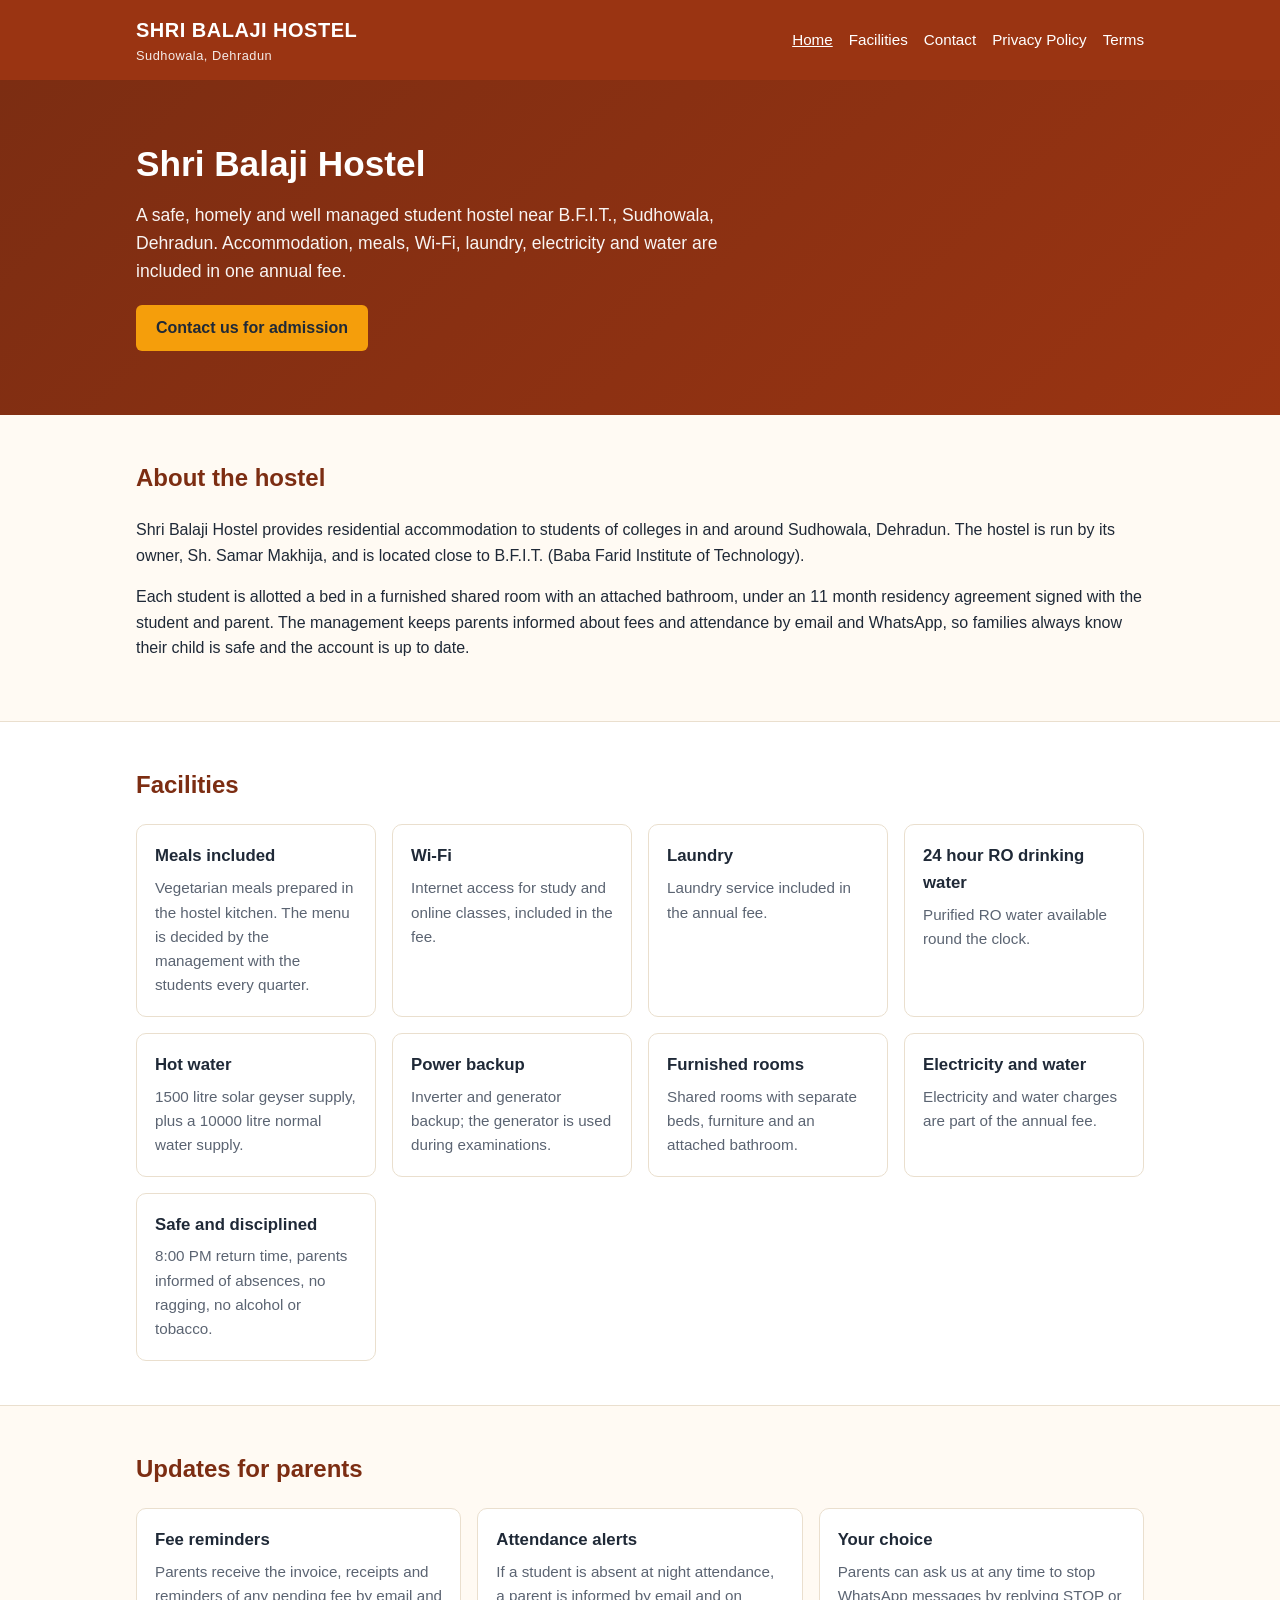
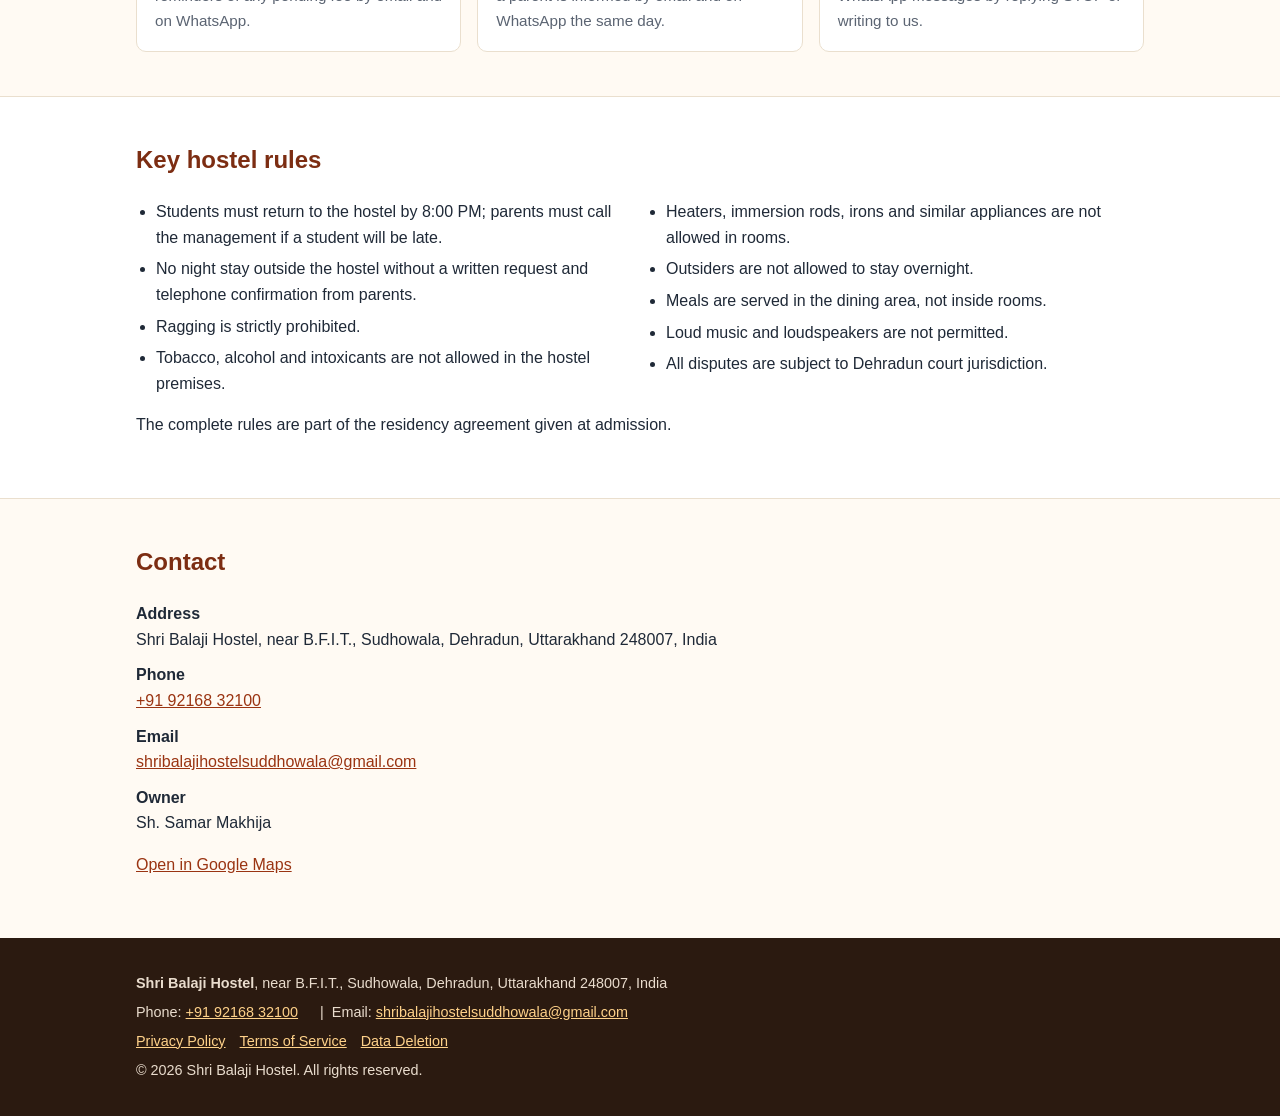
<file: website/index.html>
<!doctype html>
<html lang="en">
<head>
<meta charset="utf-8">
<meta name="viewport" content="width=device-width, initial-scale=1">
<title>Shri Balaji Hostel, Sudhowala, Dehradun</title>
<meta name="description" content="Shri Balaji Hostel is a student hostel near B.F.I.T., Sudhowala, Dehradun, with meals, Wi-Fi, laundry and 24 hour RO water.">
<link rel="stylesheet" href="style.css">
</head>
<body>
<header><div class="wrap">
<a class="logo" href="index.html">SHRI BALAJI HOSTEL<span>Sudhowala, Dehradun</span></a>
<nav><a href="index.html" class="active">Home</a><a href="index.html#facilities">Facilities</a><a href="index.html#contact">Contact</a><a href="privacy-policy.html">Privacy Policy</a><a href="terms.html">Terms</a></nav>
</div></header>

<div class="hero"><div class="wrap">
<h1>Shri Balaji Hostel</h1>
<p>A safe, homely and well managed student hostel near B.F.I.T., Sudhowala, Dehradun. Accommodation, meals, Wi-Fi, laundry, electricity and water are included in one annual fee.</p>
<a class="btn" href="#contact">Contact us for admission</a>
</div></div>
<section id="about"><div class="wrap">
<h2>About the hostel</h2>
<p>Shri Balaji Hostel provides residential accommodation to students of colleges in and around Sudhowala, Dehradun. The hostel is run by its owner, Sh. Samar Makhija, and is located close to B.F.I.T. (Baba Farid Institute of Technology).</p>
<p>Each student is allotted a bed in a furnished shared room with an attached bathroom, under an 11 month residency agreement signed with the student and parent. The management keeps parents informed about fees and attendance by email and WhatsApp, so families always know their child is safe and the account is up to date.</p>
</div></section>
<section id="facilities" class="alt"><div class="wrap">
<h2>Facilities</h2>
<div class="grid"><div class="card"><h3>Meals included</h3><p>Vegetarian meals prepared in the hostel kitchen. The menu is decided by the management with the students every quarter.</p></div><div class="card"><h3>Wi-Fi</h3><p>Internet access for study and online classes, included in the fee.</p></div><div class="card"><h3>Laundry</h3><p>Laundry service included in the annual fee.</p></div><div class="card"><h3>24 hour RO drinking water</h3><p>Purified RO water available round the clock.</p></div><div class="card"><h3>Hot water</h3><p>1500 litre solar geyser supply, plus a 10000 litre normal water supply.</p></div><div class="card"><h3>Power backup</h3><p>Inverter and generator backup; the generator is used during examinations.</p></div><div class="card"><h3>Furnished rooms</h3><p>Shared rooms with separate beds, furniture and an attached bathroom.</p></div><div class="card"><h3>Electricity and water</h3><p>Electricity and water charges are part of the annual fee.</p></div><div class="card"><h3>Safe and disciplined</h3><p>8:00 PM return time, parents informed of absences, no ragging, no alcohol or tobacco.</p></div></div>
</div></section>
<section id="parents"><div class="wrap">
<h2>Updates for parents</h2>
<div class="grid">
<div class="card"><h3>Fee reminders</h3><p>Parents receive the invoice, receipts and reminders of any pending fee by email and on WhatsApp.</p></div>
<div class="card"><h3>Attendance alerts</h3><p>If a student is absent at night attendance, a parent is informed by email and on WhatsApp the same day.</p></div>
<div class="card"><h3>Your choice</h3><p>Parents can ask us at any time to stop WhatsApp messages by replying STOP or writing to us.</p></div>
</div>
</div></section>
<section id="rules" class="alt"><div class="wrap">
<h2>Key hostel rules</h2>
<ul class="rules"><li>Students must return to the hostel by 8:00 PM; parents must call the management if a student will be late.</li><li>No night stay outside the hostel without a written request and telephone confirmation from parents.</li><li>Ragging is strictly prohibited.</li><li>Tobacco, alcohol and intoxicants are not allowed in the hostel premises.</li><li>Heaters, immersion rods, irons and similar appliances are not allowed in rooms.</li><li>Outsiders are not allowed to stay overnight.</li><li>Meals are served in the dining area, not inside rooms.</li><li>Loud music and loudspeakers are not permitted.</li><li>All disputes are subject to Dehradun court jurisdiction.</li></ul>
<p>The complete rules are part of the residency agreement given at admission.</p>
</div></section>
<section id="contact"><div class="wrap">
<h2>Contact</h2>
<dl class="contact">
<dt>Address</dt><dd>Shri Balaji Hostel, near B.F.I.T., Sudhowala, Dehradun, Uttarakhand 248007, India</dd>
<dt>Phone</dt><dd><a href="tel:+919216832100">+91 92168 32100</a></dd>
<dt>Email</dt><dd><a href="mailto:shribalajihostelsuddhowala@gmail.com">shribalajihostelsuddhowala@gmail.com</a></dd>
<dt>Owner</dt><dd>Sh. Samar Makhija</dd>
</dl>
<p><a href="https://www.google.com/maps/search/?api=1&amp;query=Shri+Balaji+Hostel+Sudhowala+Dehradun" target="_blank" rel="noopener">Open in Google Maps</a></p>
</div></section>

<footer><div class="wrap">
<p><strong>Shri Balaji Hostel</strong>, near B.F.I.T., Sudhowala, Dehradun, Uttarakhand 248007, India</p>
<p>Phone: <a href="tel:+919216832100">+91 92168 32100</a> &nbsp;|&nbsp; Email: <a href="mailto:shribalajihostelsuddhowala@gmail.com">shribalajihostelsuddhowala@gmail.com</a></p>
<p><a href="privacy-policy.html">Privacy Policy</a><a href="terms.html">Terms of Service</a><a href="data-deletion.html">Data Deletion</a></p>
<p>&copy; 2026 Shri Balaji Hostel. All rights reserved.</p>
</div></footer>
</body>
</html>
</file>
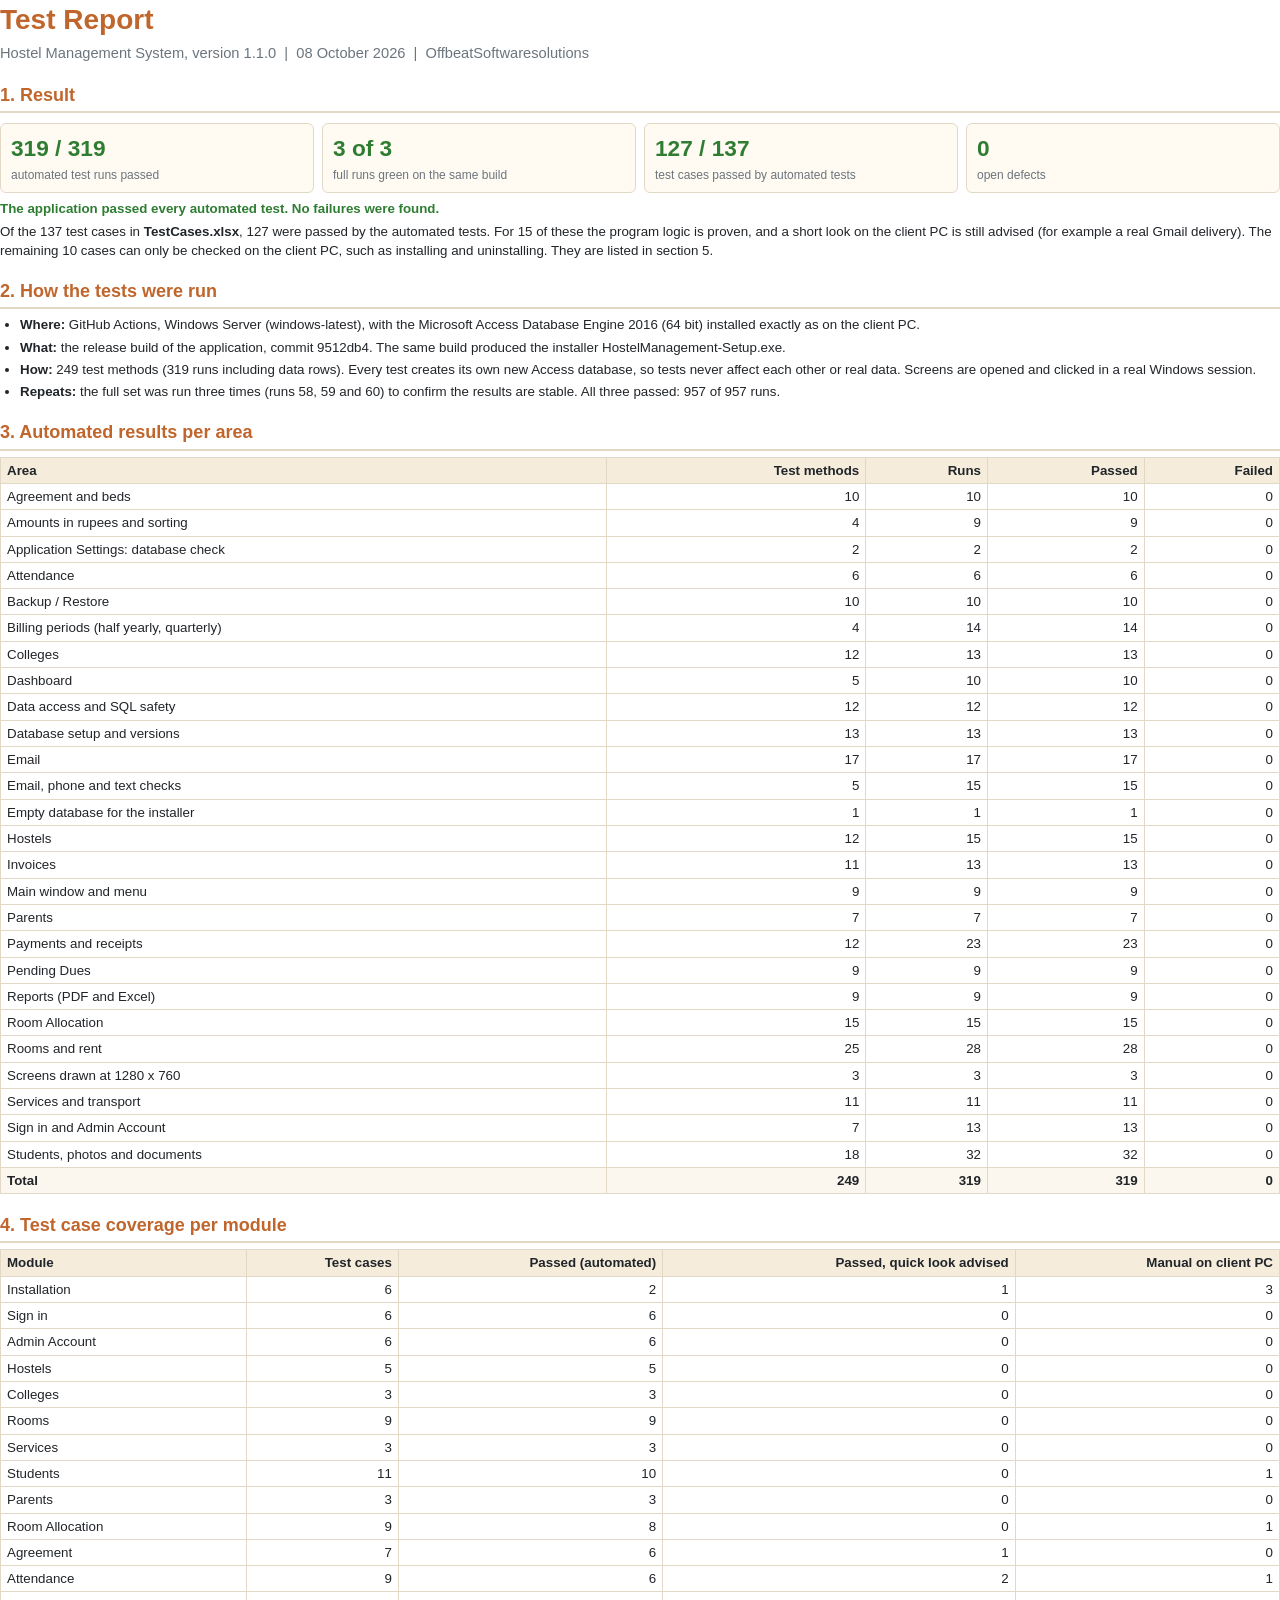
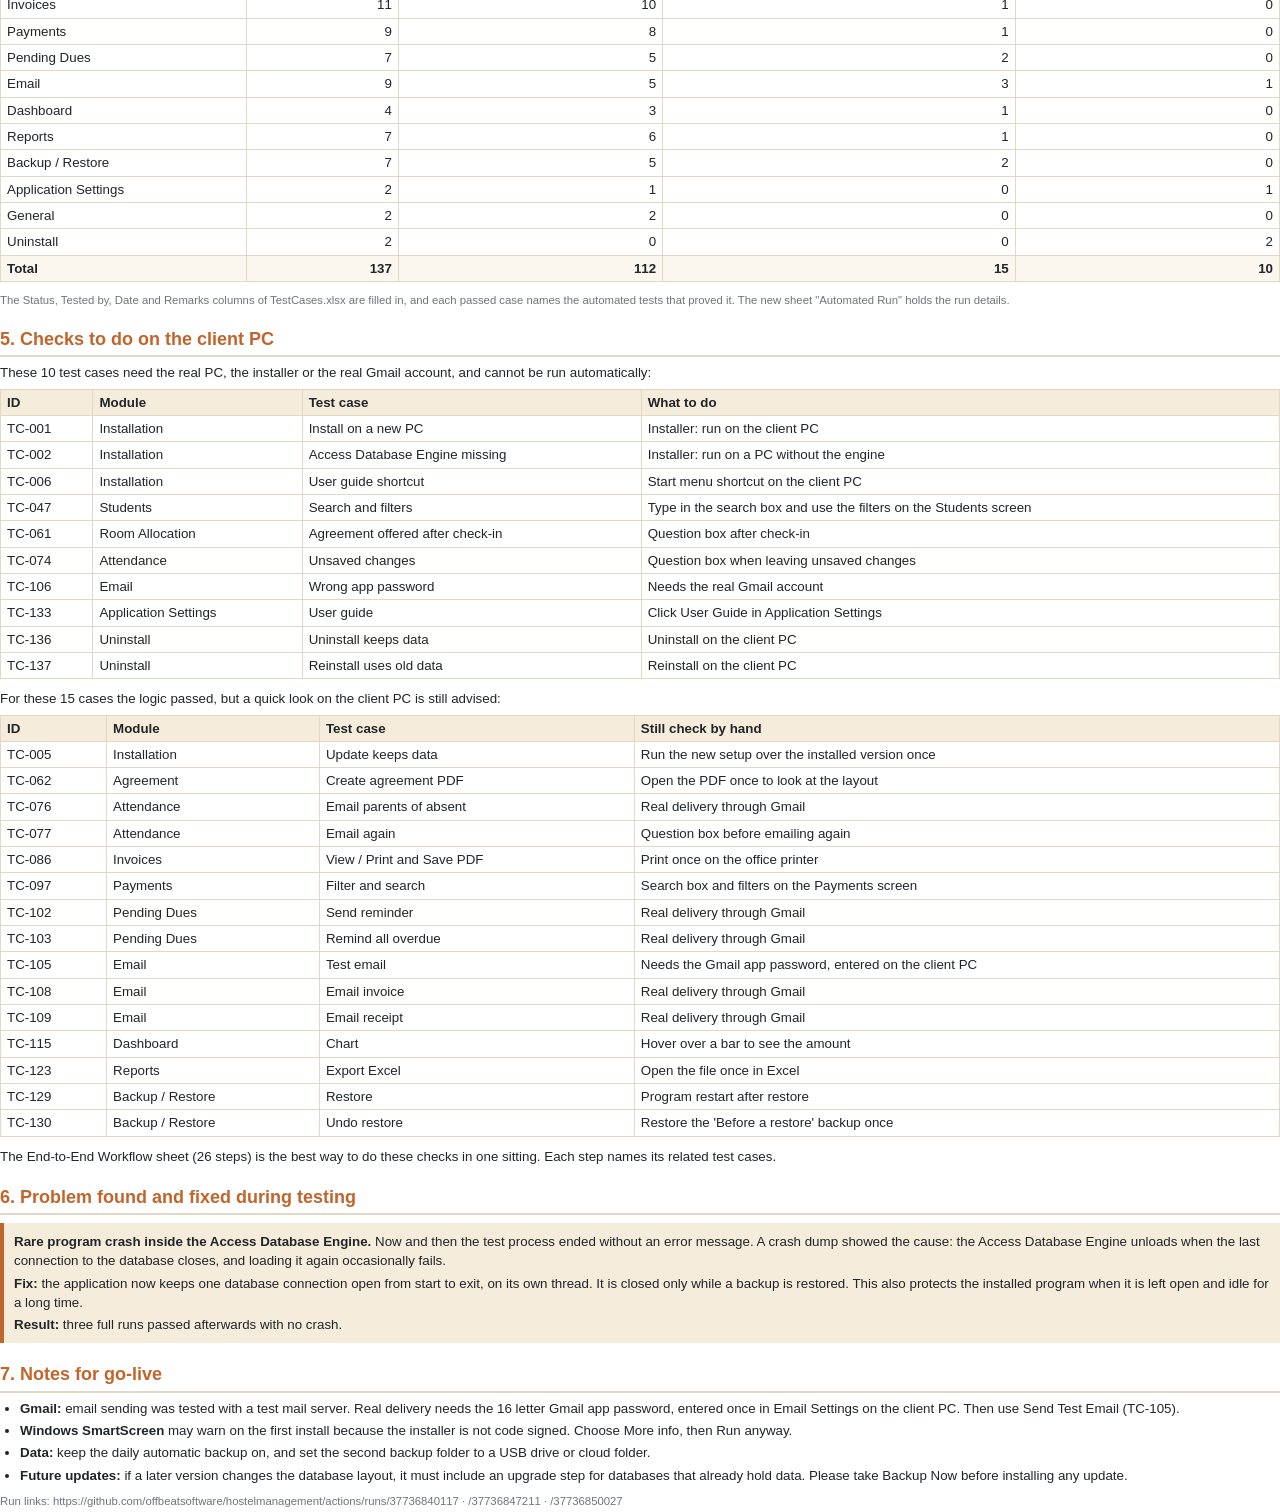
<file: docs/TestReport.html>
<!doctype html><html lang="en"><head><meta charset="utf-8"><title>Test Report</title>
<style>
  @page { size: A4; margin: 16mm 15mm 16mm 15mm; }
  :root { --terracotta: #c0652b; --ink: #212529; --muted: #6c757d; --beige: #f5ecdc; --line: #e2d8c6; --green: #2e7d32; }
  body { font-family: "Segoe UI", Arial, sans-serif; color: var(--ink); font-size: 10pt; line-height: 1.45; margin: 0; }
  h1 { color: var(--terracotta); font-size: 21pt; margin: 0 0 2px; }
  h2 { color: var(--terracotta); font-size: 13.5pt; margin: 18px 0 6px; padding-bottom: 3px; border-bottom: 2px solid var(--line); page-break-after: avoid; }
  p, li { margin: 3px 0; }
  ul { padding-left: 20px; margin: 4px 0 8px; }
  .subtitle { color: var(--muted); font-size: 11pt; margin-bottom: 12px; }
  .tiles { display: flex; gap: 8px; margin: 10px 0 6px; }
  .tile { flex: 1; border: 1px solid var(--line); border-radius: 6px; padding: 8px 10px; background: #fffaf2; }
  .tile b { display: block; font-size: 17pt; color: var(--green); }
  .tile span { color: var(--muted); font-size: 9pt; }
  .note { background: var(--beige); border-left: 4px solid var(--terracotta); padding: 6px 10px; margin: 8px 0; page-break-inside: avoid; }
  table { border-collapse: collapse; width: 100%; margin: 6px 0 10px; }
  tr { page-break-inside: avoid; }
  th, td { border: 1px solid var(--line); padding: 3px 6px; text-align: left; vertical-align: top; }
  th { background: var(--beige); }
  td:first-child { white-space: nowrap; }
  td.n, th.n { text-align: right; white-space: nowrap; }
  tr.total td { font-weight: bold; background: #fbf6ee; }
  .ok { color: var(--green); font-weight: bold; }
  .small { font-size: 8.5pt; color: var(--muted); }
</style></head><body>
<h1>Test Report</h1>
<div class="subtitle">Hostel Management System, version 1.1.0 &nbsp;|&nbsp; 08 October 2026 &nbsp;|&nbsp; OffbeatSoftwaresolutions</div>

<h2>1. Result</h2>
<div class="tiles">
  <div class="tile"><b>319 / 319</b><span>automated test runs passed</span></div>
  <div class="tile"><b>3 of 3</b><span>full runs green on the same build</span></div>
  <div class="tile"><b>127 / 137</b><span>test cases passed by automated tests</span></div>
  <div class="tile"><b>0</b><span>open defects</span></div>
</div>
<p class="ok">The application passed every automated test. No failures were found.</p>
<p>Of the 137 test cases in <b>TestCases.xlsx</b>, 127 were passed by the automated tests. For 15 of these the program logic is proven, and a short look on the client PC is still advised (for example a real Gmail delivery). The remaining 10 cases can only be checked on the client PC, such as installing and uninstalling. They are listed in section 5.</p>

<h2>2. How the tests were run</h2>
<ul>
  <li><b>Where:</b> GitHub Actions, Windows Server (windows-latest), with the Microsoft Access Database Engine 2016 (64 bit) installed exactly as on the client PC.</li>
  <li><b>What:</b> the release build of the application, commit 9512db4. The same build produced the installer HostelManagement-Setup.exe.</li>
  <li><b>How:</b> 249 test methods (319 runs including data rows). Every test creates its own new Access database, so tests never affect each other or real data. Screens are opened and clicked in a real Windows session.</li>
  <li><b>Repeats:</b> the full set was run three times (runs 58, 59 and 60) to confirm the results are stable. All three passed: 957 of 957 runs.</li>
</ul>

<h2>3. Automated results per area</h2>
<table>
<tr><th>Area</th><th class=n>Test methods</th><th class=n>Runs</th><th class=n>Passed</th><th class=n>Failed</th></tr>
<tr><td>Agreement and beds</td><td class=n>10</td><td class=n>10</td><td class=n>10</td><td class=n>0</td></tr><tr><td>Amounts in rupees and sorting</td><td class=n>4</td><td class=n>9</td><td class=n>9</td><td class=n>0</td></tr><tr><td>Application Settings: database check</td><td class=n>2</td><td class=n>2</td><td class=n>2</td><td class=n>0</td></tr><tr><td>Attendance</td><td class=n>6</td><td class=n>6</td><td class=n>6</td><td class=n>0</td></tr><tr><td>Backup / Restore</td><td class=n>10</td><td class=n>10</td><td class=n>10</td><td class=n>0</td></tr><tr><td>Billing periods (half yearly, quarterly)</td><td class=n>4</td><td class=n>14</td><td class=n>14</td><td class=n>0</td></tr><tr><td>Colleges</td><td class=n>12</td><td class=n>13</td><td class=n>13</td><td class=n>0</td></tr><tr><td>Dashboard</td><td class=n>5</td><td class=n>10</td><td class=n>10</td><td class=n>0</td></tr><tr><td>Data access and SQL safety</td><td class=n>12</td><td class=n>12</td><td class=n>12</td><td class=n>0</td></tr><tr><td>Database setup and versions</td><td class=n>13</td><td class=n>13</td><td class=n>13</td><td class=n>0</td></tr><tr><td>Email</td><td class=n>17</td><td class=n>17</td><td class=n>17</td><td class=n>0</td></tr><tr><td>Email, phone and text checks</td><td class=n>5</td><td class=n>15</td><td class=n>15</td><td class=n>0</td></tr><tr><td>Empty database for the installer</td><td class=n>1</td><td class=n>1</td><td class=n>1</td><td class=n>0</td></tr><tr><td>Hostels</td><td class=n>12</td><td class=n>15</td><td class=n>15</td><td class=n>0</td></tr><tr><td>Invoices</td><td class=n>11</td><td class=n>13</td><td class=n>13</td><td class=n>0</td></tr><tr><td>Main window and menu</td><td class=n>9</td><td class=n>9</td><td class=n>9</td><td class=n>0</td></tr><tr><td>Parents</td><td class=n>7</td><td class=n>7</td><td class=n>7</td><td class=n>0</td></tr><tr><td>Payments and receipts</td><td class=n>12</td><td class=n>23</td><td class=n>23</td><td class=n>0</td></tr><tr><td>Pending Dues</td><td class=n>9</td><td class=n>9</td><td class=n>9</td><td class=n>0</td></tr><tr><td>Reports (PDF and Excel)</td><td class=n>9</td><td class=n>9</td><td class=n>9</td><td class=n>0</td></tr><tr><td>Room Allocation</td><td class=n>15</td><td class=n>15</td><td class=n>15</td><td class=n>0</td></tr><tr><td>Rooms and rent</td><td class=n>25</td><td class=n>28</td><td class=n>28</td><td class=n>0</td></tr><tr><td>Screens drawn at 1280 x 760</td><td class=n>3</td><td class=n>3</td><td class=n>3</td><td class=n>0</td></tr><tr><td>Services and transport</td><td class=n>11</td><td class=n>11</td><td class=n>11</td><td class=n>0</td></tr><tr><td>Sign in and Admin Account</td><td class=n>7</td><td class=n>13</td><td class=n>13</td><td class=n>0</td></tr><tr><td>Students, photos and documents</td><td class=n>18</td><td class=n>32</td><td class=n>32</td><td class=n>0</td></tr>
<tr class="total"><td>Total</td><td class=n>249</td><td class=n>319</td><td class=n>319</td><td class=n>0</td></tr>
</table>

<h2>4. Test case coverage per module</h2>
<table>
<tr><th>Module</th><th class=n>Test cases</th><th class=n>Passed (automated)</th><th class=n>Passed, quick look advised</th><th class=n>Manual on client PC</th></tr>
<tr><td>Installation</td><td class=n>6</td><td class=n>2</td><td class=n>1</td><td class=n>3</td></tr><tr><td>Sign in</td><td class=n>6</td><td class=n>6</td><td class=n>0</td><td class=n>0</td></tr><tr><td>Admin Account</td><td class=n>6</td><td class=n>6</td><td class=n>0</td><td class=n>0</td></tr><tr><td>Hostels</td><td class=n>5</td><td class=n>5</td><td class=n>0</td><td class=n>0</td></tr><tr><td>Colleges</td><td class=n>3</td><td class=n>3</td><td class=n>0</td><td class=n>0</td></tr><tr><td>Rooms</td><td class=n>9</td><td class=n>9</td><td class=n>0</td><td class=n>0</td></tr><tr><td>Services</td><td class=n>3</td><td class=n>3</td><td class=n>0</td><td class=n>0</td></tr><tr><td>Students</td><td class=n>11</td><td class=n>10</td><td class=n>0</td><td class=n>1</td></tr><tr><td>Parents</td><td class=n>3</td><td class=n>3</td><td class=n>0</td><td class=n>0</td></tr><tr><td>Room Allocation</td><td class=n>9</td><td class=n>8</td><td class=n>0</td><td class=n>1</td></tr><tr><td>Agreement</td><td class=n>7</td><td class=n>6</td><td class=n>1</td><td class=n>0</td></tr><tr><td>Attendance</td><td class=n>9</td><td class=n>6</td><td class=n>2</td><td class=n>1</td></tr><tr><td>Invoices</td><td class=n>11</td><td class=n>10</td><td class=n>1</td><td class=n>0</td></tr><tr><td>Payments</td><td class=n>9</td><td class=n>8</td><td class=n>1</td><td class=n>0</td></tr><tr><td>Pending Dues</td><td class=n>7</td><td class=n>5</td><td class=n>2</td><td class=n>0</td></tr><tr><td>Email</td><td class=n>9</td><td class=n>5</td><td class=n>3</td><td class=n>1</td></tr><tr><td>Dashboard</td><td class=n>4</td><td class=n>3</td><td class=n>1</td><td class=n>0</td></tr><tr><td>Reports</td><td class=n>7</td><td class=n>6</td><td class=n>1</td><td class=n>0</td></tr><tr><td>Backup / Restore</td><td class=n>7</td><td class=n>5</td><td class=n>2</td><td class=n>0</td></tr><tr><td>Application Settings</td><td class=n>2</td><td class=n>1</td><td class=n>0</td><td class=n>1</td></tr><tr><td>General</td><td class=n>2</td><td class=n>2</td><td class=n>0</td><td class=n>0</td></tr><tr><td>Uninstall</td><td class=n>2</td><td class=n>0</td><td class=n>0</td><td class=n>2</td></tr>
<tr class="total"><td>Total</td><td class=n>137</td><td class=n>112</td><td class=n>15</td><td class=n>10</td></tr>
</table>
<p class="small">The Status, Tested by, Date and Remarks columns of TestCases.xlsx are filled in, and each passed case names the automated tests that proved it. The new sheet "Automated Run" holds the run details.</p>

<h2>5. Checks to do on the client PC</h2>
<p>These 10 test cases need the real PC, the installer or the real Gmail account, and cannot be run automatically:</p>
<table><tr><th>ID</th><th>Module</th><th>Test case</th><th>What to do</th></tr><tr><td>TC-001</td><td>Installation</td><td>Install on a new PC</td><td>Installer: run on the client PC</td></tr><tr><td>TC-002</td><td>Installation</td><td>Access Database Engine missing</td><td>Installer: run on a PC without the engine</td></tr><tr><td>TC-006</td><td>Installation</td><td>User guide shortcut</td><td>Start menu shortcut on the client PC</td></tr><tr><td>TC-047</td><td>Students</td><td>Search and filters</td><td>Type in the search box and use the filters on the Students screen</td></tr><tr><td>TC-061</td><td>Room Allocation</td><td>Agreement offered after check-in</td><td>Question box after check-in</td></tr><tr><td>TC-074</td><td>Attendance</td><td>Unsaved changes</td><td>Question box when leaving unsaved changes</td></tr><tr><td>TC-106</td><td>Email</td><td>Wrong app password</td><td>Needs the real Gmail account</td></tr><tr><td>TC-133</td><td>Application Settings</td><td>User guide</td><td>Click User Guide in Application Settings</td></tr><tr><td>TC-136</td><td>Uninstall</td><td>Uninstall keeps data</td><td>Uninstall on the client PC</td></tr><tr><td>TC-137</td><td>Uninstall</td><td>Reinstall uses old data</td><td>Reinstall on the client PC</td></tr></table>
<p>For these 15 cases the logic passed, but a quick look on the client PC is still advised:</p>
<table><tr><th>ID</th><th>Module</th><th>Test case</th><th>Still check by hand</th></tr><tr><td>TC-005</td><td>Installation</td><td>Update keeps data</td><td>Run the new setup over the installed version once</td></tr><tr><td>TC-062</td><td>Agreement</td><td>Create agreement PDF</td><td>Open the PDF once to look at the layout</td></tr><tr><td>TC-076</td><td>Attendance</td><td>Email parents of absent</td><td>Real delivery through Gmail</td></tr><tr><td>TC-077</td><td>Attendance</td><td>Email again</td><td>Question box before emailing again</td></tr><tr><td>TC-086</td><td>Invoices</td><td>View / Print and Save PDF</td><td>Print once on the office printer</td></tr><tr><td>TC-097</td><td>Payments</td><td>Filter and search</td><td>Search box and filters on the Payments screen</td></tr><tr><td>TC-102</td><td>Pending Dues</td><td>Send reminder</td><td>Real delivery through Gmail</td></tr><tr><td>TC-103</td><td>Pending Dues</td><td>Remind all overdue</td><td>Real delivery through Gmail</td></tr><tr><td>TC-105</td><td>Email</td><td>Test email</td><td>Needs the Gmail app password, entered on the client PC</td></tr><tr><td>TC-108</td><td>Email</td><td>Email invoice</td><td>Real delivery through Gmail</td></tr><tr><td>TC-109</td><td>Email</td><td>Email receipt</td><td>Real delivery through Gmail</td></tr><tr><td>TC-115</td><td>Dashboard</td><td>Chart</td><td>Hover over a bar to see the amount</td></tr><tr><td>TC-123</td><td>Reports</td><td>Export Excel</td><td>Open the file once in Excel</td></tr><tr><td>TC-129</td><td>Backup / Restore</td><td>Restore</td><td>Program restart after restore</td></tr><tr><td>TC-130</td><td>Backup / Restore</td><td>Undo restore</td><td>Restore the &#x27;Before a restore&#x27; backup once</td></tr></table>
<p>The End-to-End Workflow sheet (26 steps) is the best way to do these checks in one sitting. Each step names its related test cases.</p>

<h2>6. Problem found and fixed during testing</h2>
<div class="note">
<p><b>Rare program crash inside the Access Database Engine.</b> Now and then the test process ended without an error message. A crash dump showed the cause: the Access Database Engine unloads when the last connection to the database closes, and loading it again occasionally fails.</p>
<p><b>Fix:</b> the application now keeps one database connection open from start to exit, on its own thread. It is closed only while a backup is restored. This also protects the installed program when it is left open and idle for a long time.</p>
<p><b>Result:</b> three full runs passed afterwards with no crash.</p>
</div>

<h2>7. Notes for go-live</h2>
<ul>
  <li><b>Gmail:</b> email sending was tested with a test mail server. Real delivery needs the 16 letter Gmail app password, entered once in Email Settings on the client PC. Then use Send Test Email (TC-105).</li>
  <li><b>Windows SmartScreen</b> may warn on the first install because the installer is not code signed. Choose More info, then Run anyway.</li>
  <li><b>Data:</b> keep the daily automatic backup on, and set the second backup folder to a USB drive or cloud folder.</li>
  <li><b>Future updates:</b> if a later version changes the database layout, it must include an upgrade step for databases that already hold data. Please take Backup Now before installing any update.</li>
</ul>
<p class="small">Run links: https://github.com/offbeatsoftware/hostelmanagement/actions/runs/37736840117 &middot; /37736847211 &middot; /37736850027</p>
</body></html>
</file>
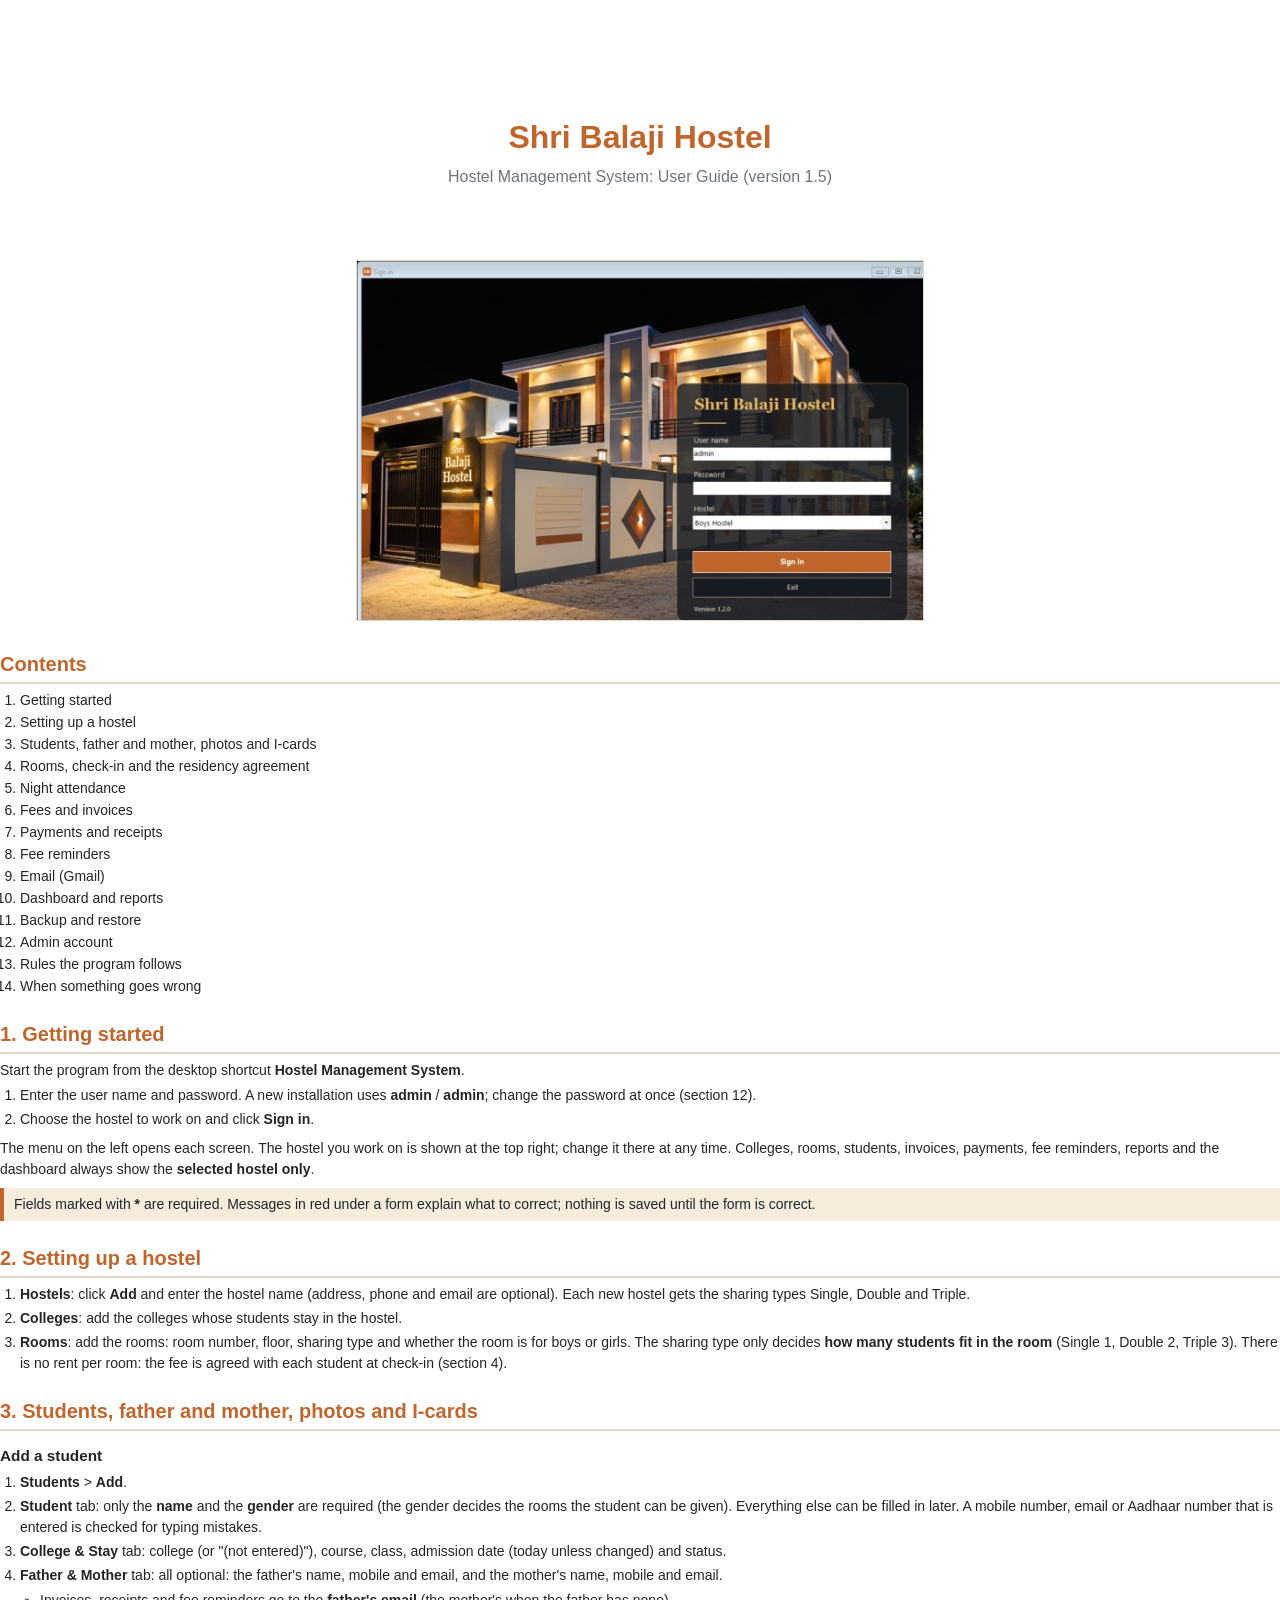
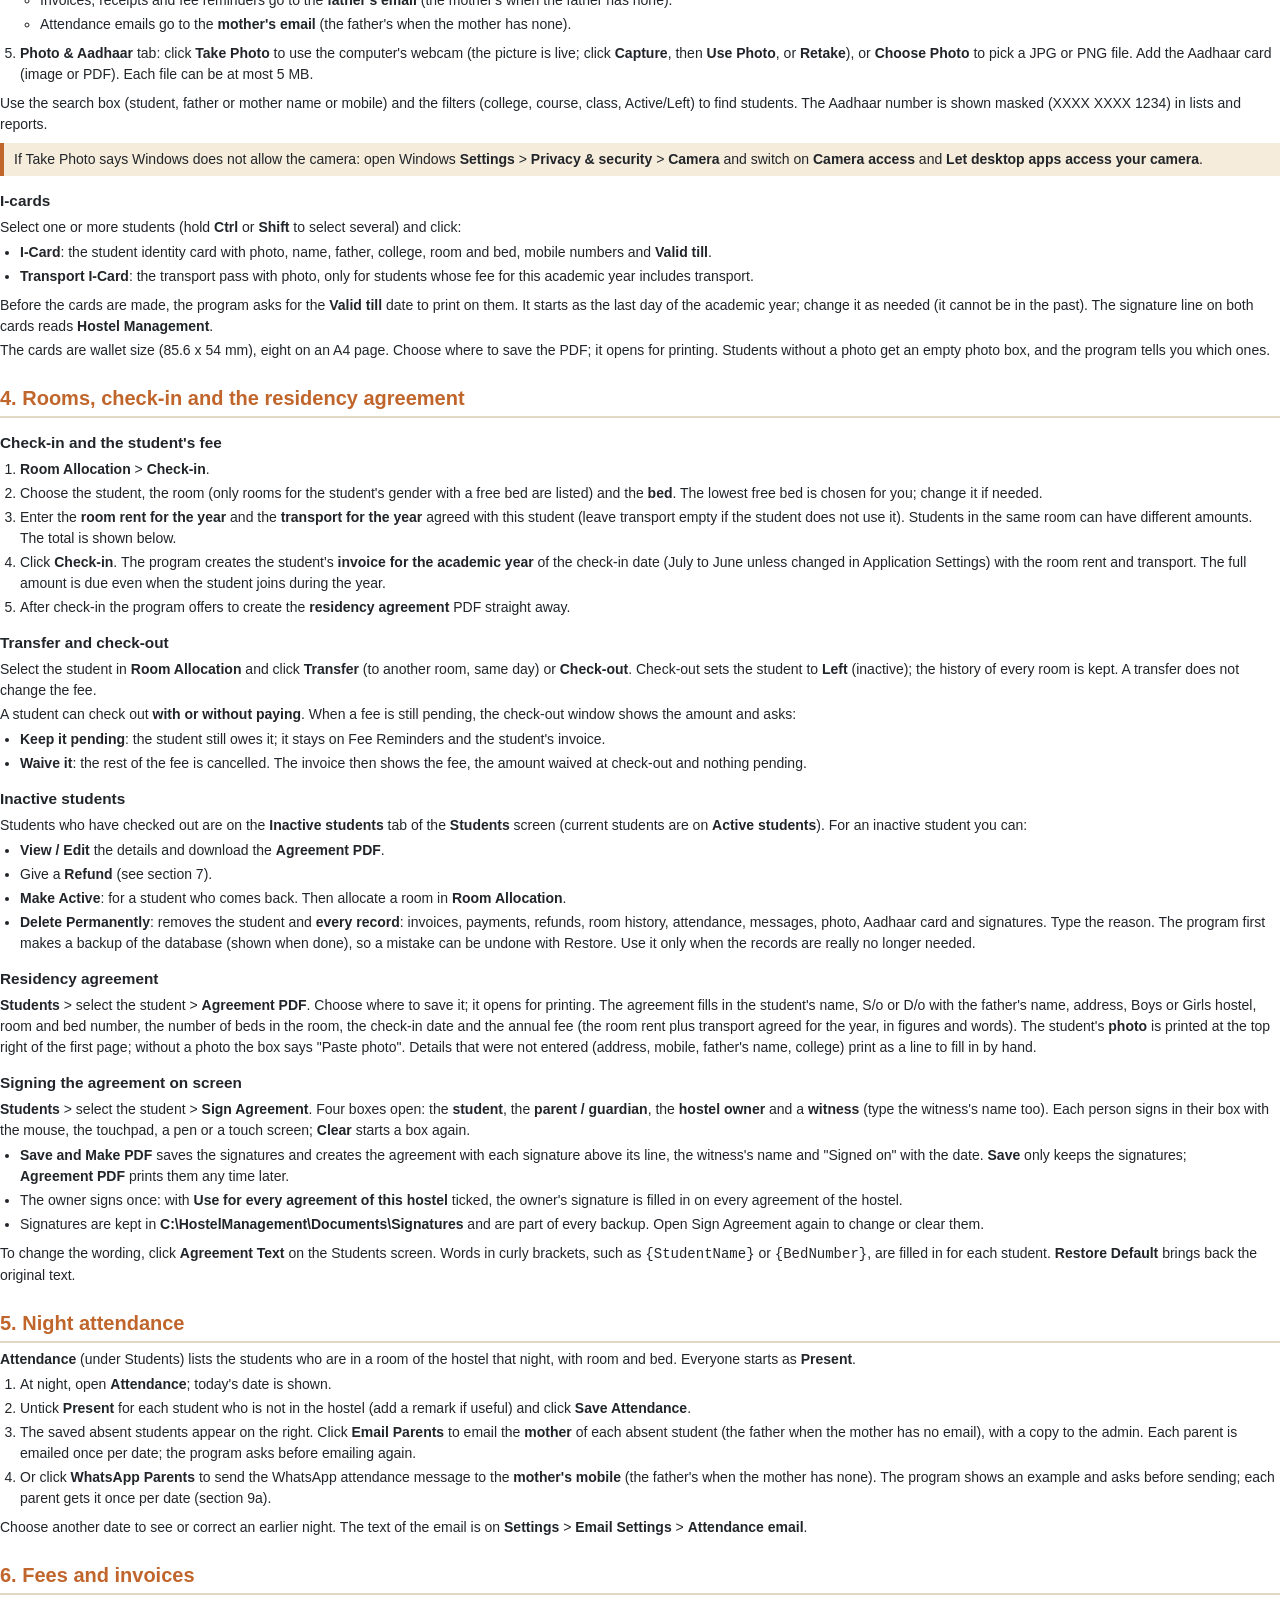
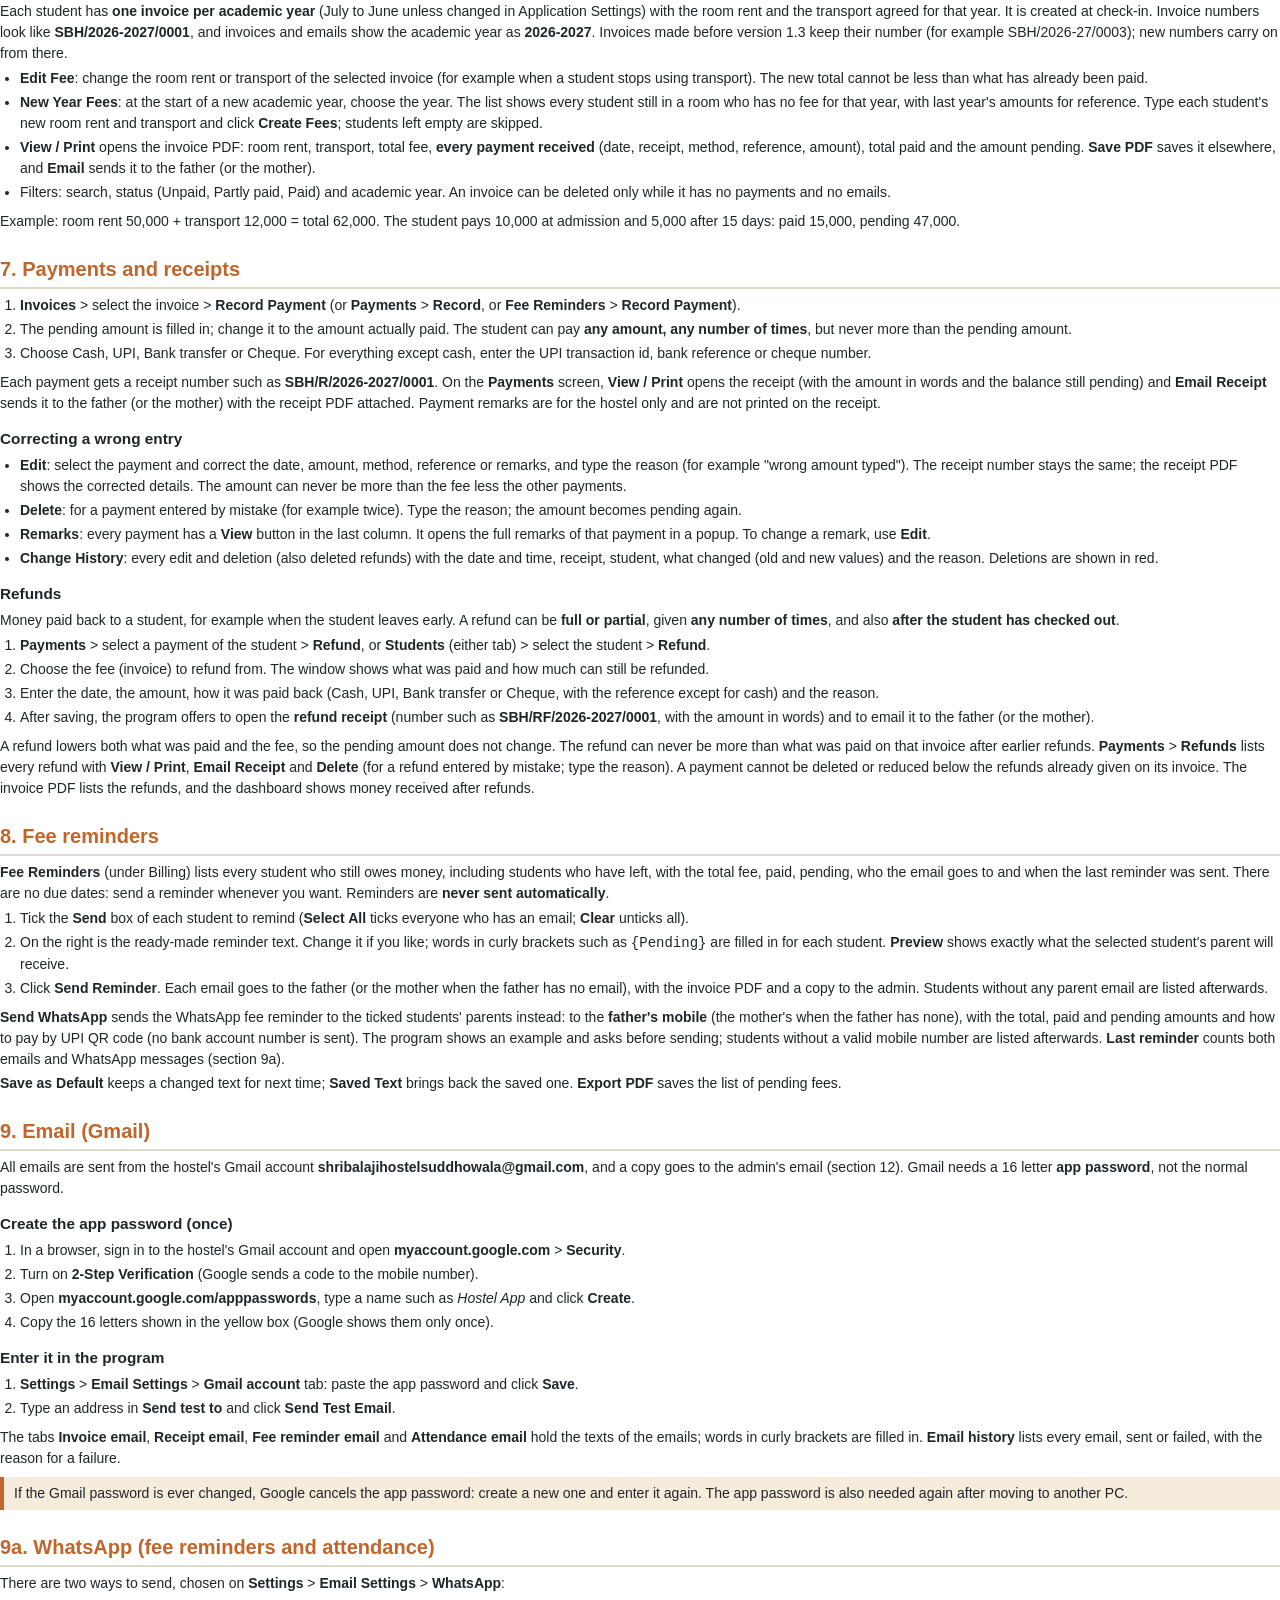
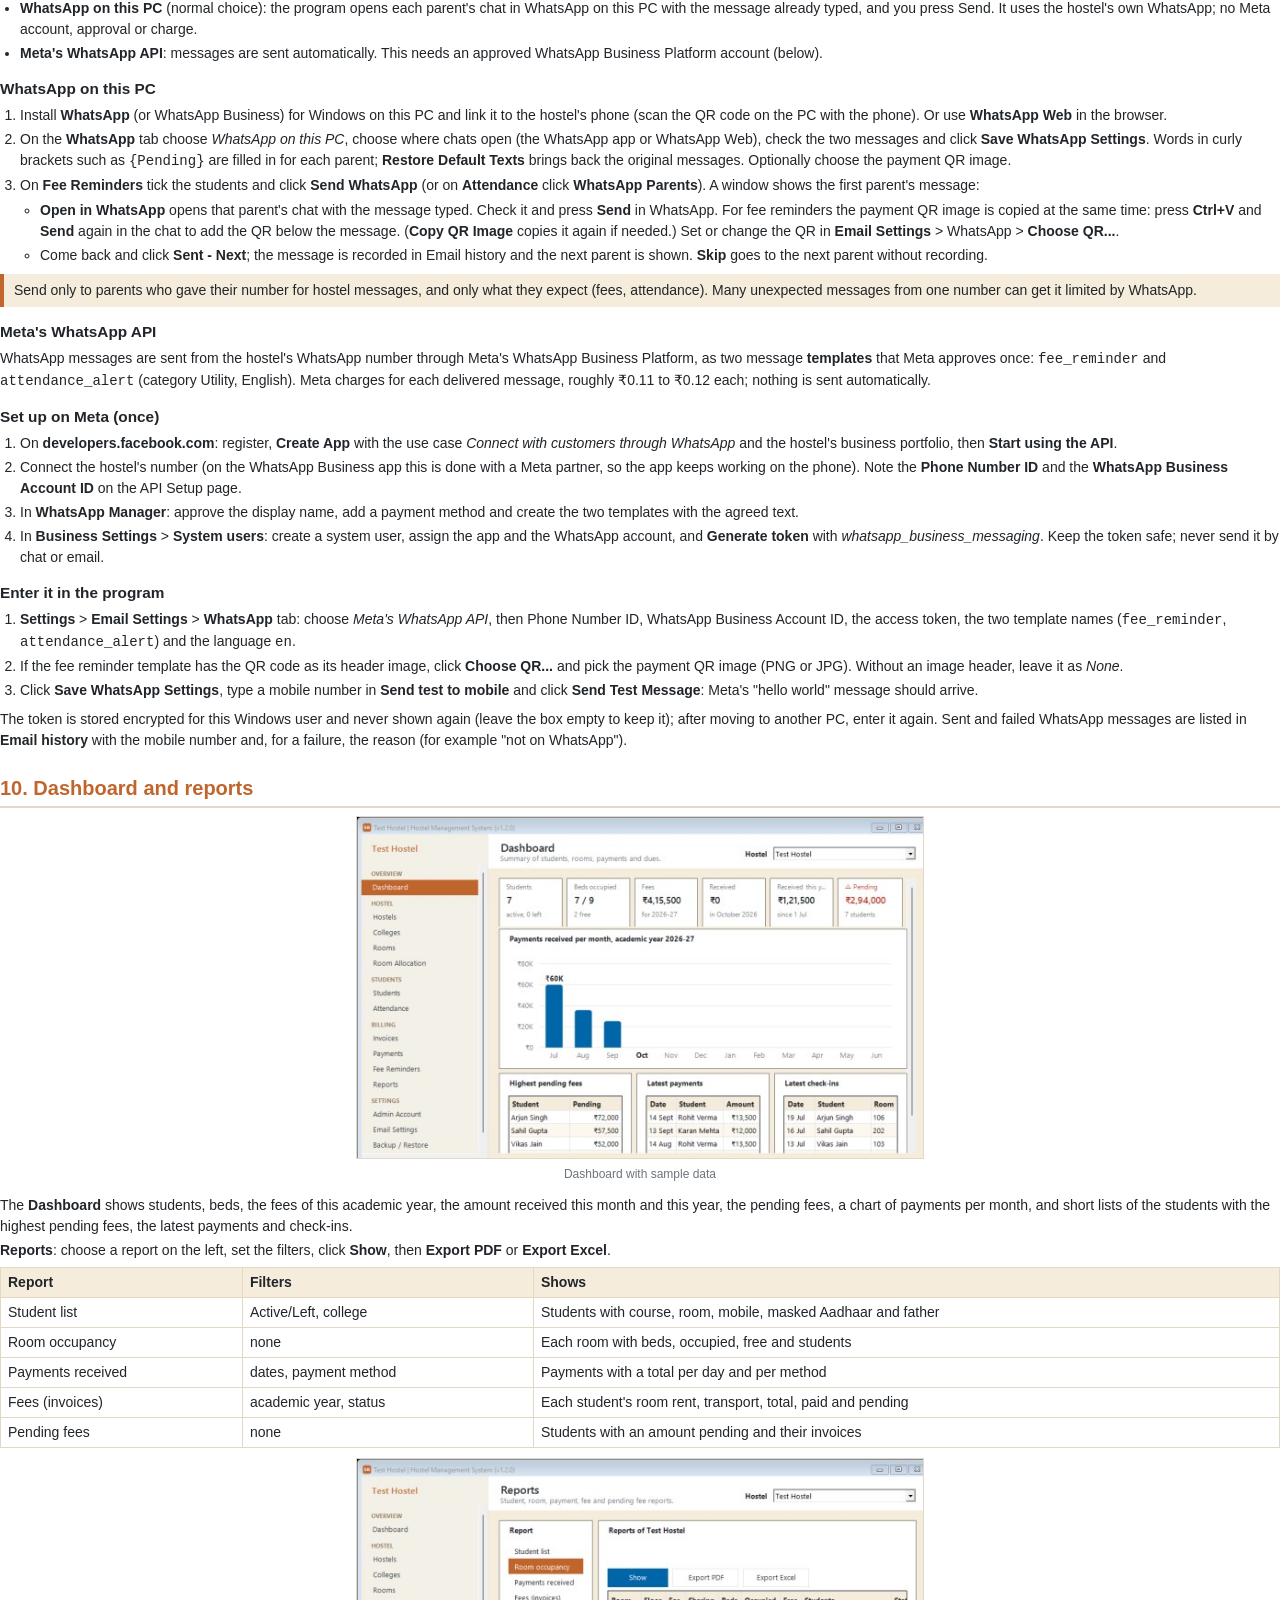
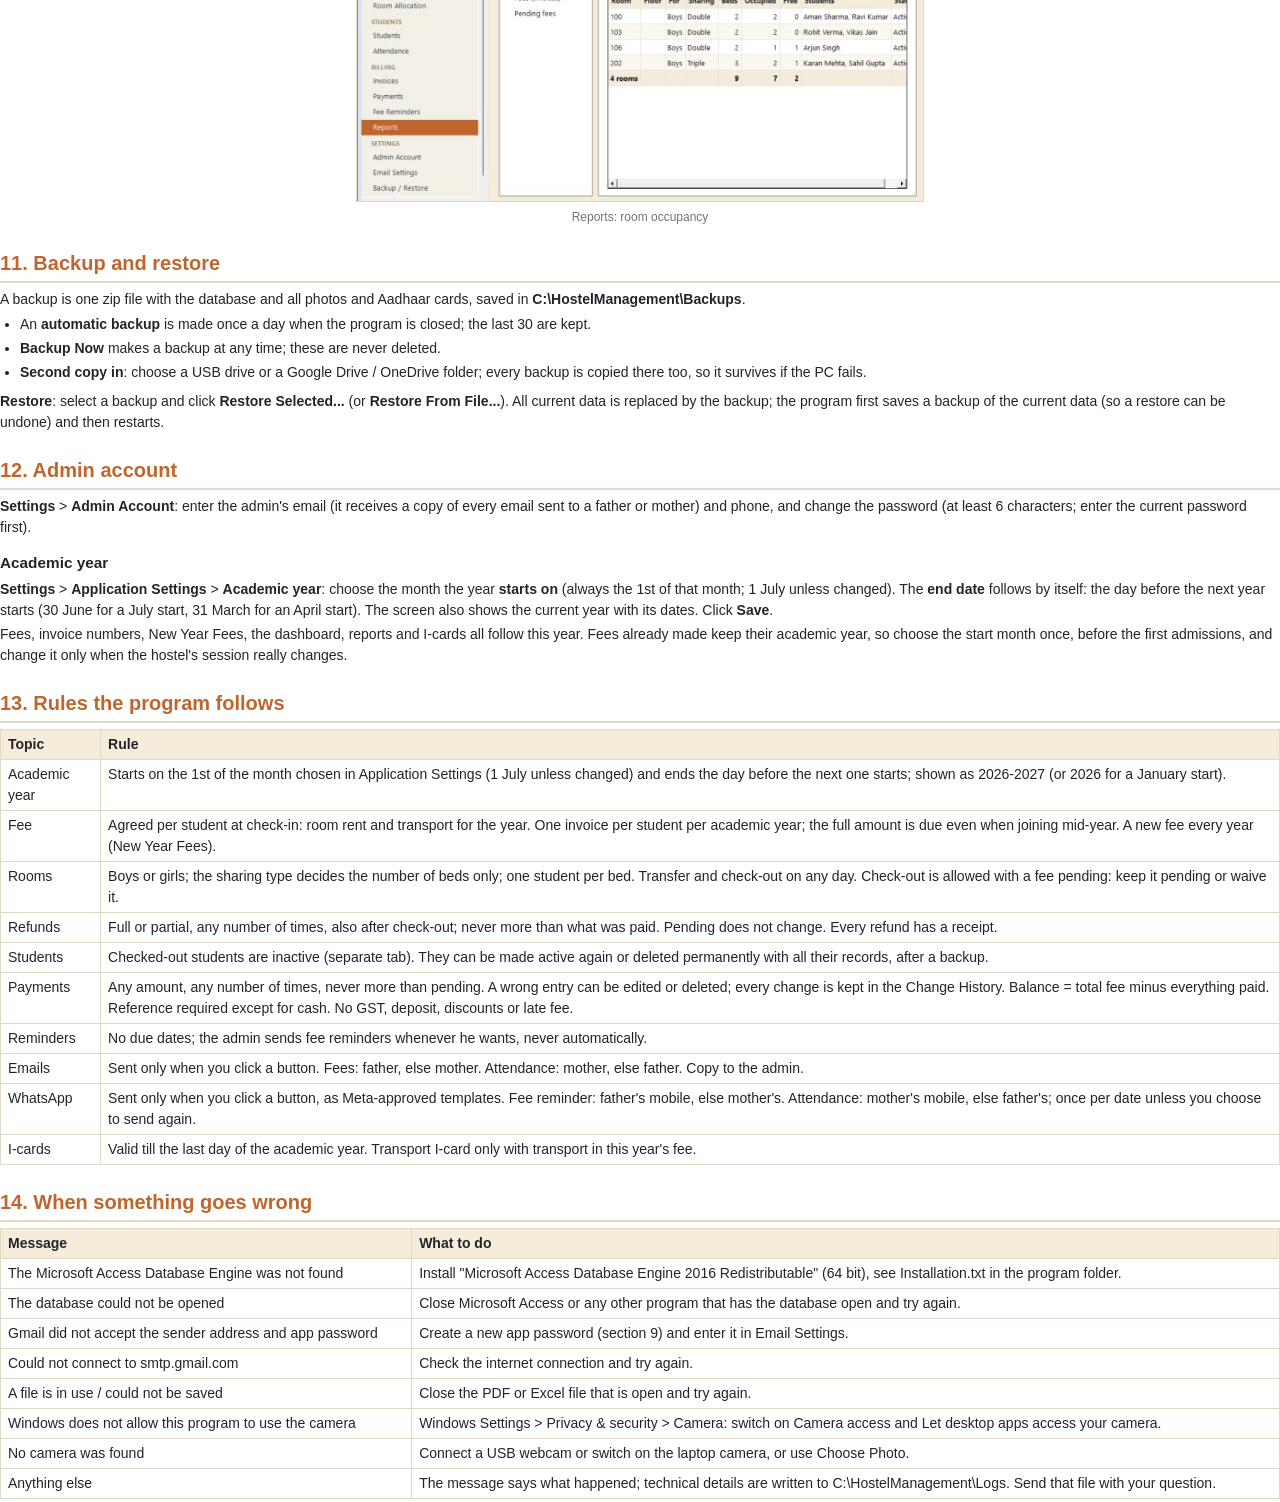
<file: docs/UserGuide.html>
<!doctype html>
<html lang="en">
<head>
<meta charset="utf-8">
<title>Hostel Management System: User Guide</title>
<!-- Source of docs/UserGuide.pdf. After editing, rebuild the PDF:
     chromium --headless --no-pdf-header-footer --print-to-pdf=docs/UserGuide.pdf docs/UserGuide.html -->
<style>
  @page { size: A4; margin: 18mm 16mm 18mm 16mm; }
  :root { --terracotta: #c0652b; --ink: #212529; --muted: #6c757d; --beige: #f5ecdc; --line: #e2d8c6; }
  body { font-family: "Segoe UI", Arial, sans-serif; color: var(--ink); font-size: 10.5pt; line-height: 1.5; margin: 0; }
  h1 { color: var(--terracotta); font-size: 24pt; margin: 0 0 4px; }
  h2 { color: var(--terracotta); font-size: 15pt; margin: 22px 0 6px; padding-bottom: 3px; border-bottom: 2px solid var(--line); page-break-after: avoid; }
  h3 { font-size: 11.5pt; margin: 14px 0 4px; page-break-after: avoid; }
  p, li { margin: 3px 0; }
  ol, ul { padding-left: 20px; margin: 4px 0 8px; }
  .subtitle { color: var(--muted); font-size: 12pt; margin-bottom: 18px; }
  .cover { text-align: center; padding-top: 30mm; page-break-after: always; }
  .cover img { width: 150mm; border: 1px solid var(--line); margin-top: 14mm; }
  .note { background: var(--beige); border-left: 4px solid var(--terracotta); padding: 6px 10px; margin: 8px 0; page-break-inside: avoid; }
  .shot { text-align: center; margin: 8px 0 12px; page-break-inside: avoid; }
  .shot img { width: 150mm; border: 1px solid var(--line); }
  .shot div { color: var(--muted); font-size: 9pt; }
  table { border-collapse: collapse; width: 100%; margin: 6px 0 10px; page-break-inside: avoid; }
  th, td { border: 1px solid var(--line); padding: 4px 7px; text-align: left; vertical-align: top; }
  th { background: var(--beige); }
  .toc li { margin: 1px 0; }
  .page { page-break-before: always; }
  b.ui { white-space: nowrap; }
</style>
</head>
<body>

<div class="cover">
  <h1>Shri Balaji Hostel</h1>
  <div class="subtitle">Hostel Management System: User Guide (version 1.5)</div>
  <img src="images/login.jpg" alt="Sign in screen">
</div>

<h2>Contents</h2>
<ol class="toc">
  <li>Getting started</li>
  <li>Setting up a hostel</li>
  <li>Students, father and mother, photos and I-cards</li>
  <li>Rooms, check-in and the residency agreement</li>
  <li>Night attendance</li>
  <li>Fees and invoices</li>
  <li>Payments and receipts</li>
  <li>Fee reminders</li>
  <li>Email (Gmail)</li>
  <li>Dashboard and reports</li>
  <li>Backup and restore</li>
  <li>Admin account</li>
  <li>Rules the program follows</li>
  <li>When something goes wrong</li>
</ol>

<h2>1. Getting started</h2>
<p>Start the program from the desktop shortcut <b>Hostel Management System</b>.</p>
<ol>
  <li>Enter the user name and password. A new installation uses <b>admin</b> / <b>admin</b>; change the password at once (section 12).</li>
  <li>Choose the hostel to work on and click <b class="ui">Sign in</b>.</li>
</ol>
<p>The menu on the left opens each screen. The hostel you work on is shown at the top right; change it there at any time. Colleges, rooms, students, invoices, payments, fee reminders, reports and the dashboard always show the <b>selected hostel only</b>.</p>
<div class="note">Fields marked with <b>*</b> are required. Messages in red under a form explain what to correct; nothing is saved until the form is correct.</div>

<h2>2. Setting up a hostel</h2>
<ol>
  <li><b>Hostels</b>: click <b class="ui">Add</b> and enter the hostel name (address, phone and email are optional). Each new hostel gets the sharing types Single, Double and Triple.</li>
  <li><b>Colleges</b>: add the colleges whose students stay in the hostel.</li>
  <li><b>Rooms</b>: add the rooms: room number, floor, sharing type and whether the room is for boys or girls. The sharing type only decides <b>how many students fit in the room</b> (Single 1, Double 2, Triple 3). There is no rent per room: the fee is agreed with each student at check-in (section 4).</li>
</ol>

<h2>3. Students, father and mother, photos and I-cards</h2>
<h3>Add a student</h3>
<ol>
  <li><b>Students</b> &gt; <b class="ui">Add</b>.</li>
  <li><b>Student</b> tab: only the <b>name</b> and the <b>gender</b> are required (the gender decides the rooms the student can be given). Everything else can be filled in later. A mobile number, email or Aadhaar number that is entered is checked for typing mistakes.</li>
  <li><b>College &amp; Stay</b> tab: college (or "(not entered)"), course, class, admission date (today unless changed) and status.</li>
  <li><b>Father &amp; Mother</b> tab: all optional: the father's name, mobile and email, and the mother's name, mobile and email.
    <ul>
      <li>Invoices, receipts and fee reminders go to the <b>father's email</b> (the mother's when the father has none).</li>
      <li>Attendance emails go to the <b>mother's email</b> (the father's when the mother has none).</li>
    </ul></li>
  <li><b>Photo &amp; Aadhaar</b> tab: click <b class="ui">Take Photo</b> to use the computer's webcam (the picture is live; click <b class="ui">Capture</b>, then <b class="ui">Use Photo</b>, or <b class="ui">Retake</b>), or <b class="ui">Choose Photo</b> to pick a JPG or PNG file. Add the Aadhaar card (image or PDF). Each file can be at most 5 MB.</li>
</ol>
<p>Use the search box (student, father or mother name or mobile) and the filters (college, course, class, Active/Left) to find students. The Aadhaar number is shown masked (XXXX XXXX 1234) in lists and reports.</p>
<div class="note">If Take Photo says Windows does not allow the camera: open Windows <b>Settings</b> &gt; <b>Privacy &amp; security</b> &gt; <b>Camera</b> and switch on <b>Camera access</b> and <b>Let desktop apps access your camera</b>.</div>
<h3>I-cards</h3>
<p>Select one or more students (hold <b>Ctrl</b> or <b>Shift</b> to select several) and click:</p>
<ul>
  <li><b class="ui">I-Card</b>: the student identity card with photo, name, father, college, room and bed, mobile numbers and <b>Valid till</b>.</li>
  <li><b class="ui">Transport I-Card</b>: the transport pass with photo, only for students whose fee for this academic year includes transport.</li>
</ul>
<p>Before the cards are made, the program asks for the <b>Valid till</b> date to print on them. It starts as the last day of the academic year; change it as needed (it cannot be in the past). The signature line on both cards reads <b>Hostel Management</b>.</p>
<p>The cards are wallet size (85.6 x 54 mm), eight on an A4 page. Choose where to save the PDF; it opens for printing. Students without a photo get an empty photo box, and the program tells you which ones.</p>

<h2>4. Rooms, check-in and the residency agreement</h2>
<h3>Check-in and the student's fee</h3>
<ol>
  <li><b>Room Allocation</b> &gt; <b class="ui">Check-in</b>.</li>
  <li>Choose the student, the room (only rooms for the student's gender with a free bed are listed) and the <b>bed</b>. The lowest free bed is chosen for you; change it if needed.</li>
  <li>Enter the <b>room rent for the year</b> and the <b>transport for the year</b> agreed with this student (leave transport empty if the student does not use it). Students in the same room can have different amounts. The total is shown below.</li>
  <li>Click <b class="ui">Check-in</b>. The program creates the student's <b>invoice for the academic year</b> of the check-in date (July to June unless changed in Application Settings) with the room rent and transport. The full amount is due even when the student joins during the year.</li>
  <li>After check-in the program offers to create the <b>residency agreement</b> PDF straight away.</li>
</ol>
<h3>Transfer and check-out</h3>
<p>Select the student in <b>Room Allocation</b> and click <b class="ui">Transfer</b> (to another room, same day) or <b class="ui">Check-out</b>. Check-out sets the student to <b>Left</b> (inactive); the history of every room is kept. A transfer does not change the fee.</p>
<p>A student can check out <b>with or without paying</b>. When a fee is still pending, the check-out window shows the amount and asks:</p>
<ul>
  <li><b>Keep it pending</b>: the student still owes it; it stays on Fee Reminders and the student's invoice.</li>
  <li><b>Waive it</b>: the rest of the fee is cancelled. The invoice then shows the fee, the amount waived at check-out and nothing pending.</li>
</ul>
<h3>Inactive students</h3>
<p>Students who have checked out are on the <b>Inactive students</b> tab of the <b>Students</b> screen (current students are on <b>Active students</b>). For an inactive student you can:</p>
<ul>
  <li><b class="ui">View / Edit</b> the details and download the <b class="ui">Agreement PDF</b>.</li>
  <li>Give a <b class="ui">Refund</b> (see section 7).</li>
  <li><b class="ui">Make Active</b>: for a student who comes back. Then allocate a room in <b>Room Allocation</b>.</li>
  <li><b class="ui">Delete Permanently</b>: removes the student and <b>every record</b>: invoices, payments, refunds, room history, attendance, messages, photo, Aadhaar card and signatures. Type the reason. The program first makes a backup of the database (shown when done), so a mistake can be undone with Restore. Use it only when the records are really no longer needed.</li>
</ul>
<h3>Residency agreement</h3>
<p><b>Students</b> &gt; select the student &gt; <b class="ui">Agreement PDF</b>. Choose where to save it; it opens for printing. The agreement fills in the student's name, S/o or D/o with the father's name, address, Boys or Girls hostel, room and bed number, the number of beds in the room, the check-in date and the annual fee (the room rent plus transport agreed for the year, in figures and words). The student's <b>photo</b> is printed at the top right of the first page; without a photo the box says "Paste photo". Details that were not entered (address, mobile, father's name, college) print as a line to fill in by hand.</p>
<h3>Signing the agreement on screen</h3>
<p><b>Students</b> &gt; select the student &gt; <b class="ui">Sign Agreement</b>. Four boxes open: the <b>student</b>, the <b>parent / guardian</b>, the <b>hostel owner</b> and a <b>witness</b> (type the witness's name too). Each person signs in their box with the mouse, the touchpad, a pen or a touch screen; <b class="ui">Clear</b> starts a box again.</p>
<ul>
  <li><b class="ui">Save and Make PDF</b> saves the signatures and creates the agreement with each signature above its line, the witness's name and "Signed on" with the date. <b class="ui">Save</b> only keeps the signatures; <b class="ui">Agreement PDF</b> prints them any time later.</li>
  <li>The owner signs once: with <b>Use for every agreement of this hostel</b> ticked, the owner's signature is filled in on every agreement of the hostel.</li>
  <li>Signatures are kept in <b>C:\HostelManagement\Documents\Signatures</b> and are part of every backup. Open Sign Agreement again to change or clear them.</li>
</ul>
<p>To change the wording, click <b class="ui">Agreement Text</b> on the Students screen. Words in curly brackets, such as <code>{StudentName}</code> or <code>{BedNumber}</code>, are filled in for each student. <b class="ui">Restore Default</b> brings back the original text.</p>

<h2>5. Night attendance</h2>
<p><b>Attendance</b> (under Students) lists the students who are in a room of the hostel that night, with room and bed. Everyone starts as <b>Present</b>.</p>
<ol>
  <li>At night, open <b>Attendance</b>; today's date is shown.</li>
  <li>Untick <b>Present</b> for each student who is not in the hostel (add a remark if useful) and click <b class="ui">Save Attendance</b>.</li>
  <li>The saved absent students appear on the right. Click <b class="ui">Email Parents</b> to email the <b>mother</b> of each absent student (the father when the mother has no email), with a copy to the admin. Each parent is emailed once per date; the program asks before emailing again.</li>
  <li>Or click <b class="ui">WhatsApp Parents</b> to send the WhatsApp attendance message to the <b>mother's mobile</b> (the father's when the mother has none). The program shows an example and asks before sending; each parent gets it once per date (section 9a).</li>
</ol>
<p>Choose another date to see or correct an earlier night. The text of the email is on <b>Settings</b> &gt; <b>Email Settings</b> &gt; <b>Attendance email</b>.</p>

<h2>6. Fees and invoices</h2>
<p>Each student has <b>one invoice per academic year</b> (July to June unless changed in Application Settings) with the room rent and the transport agreed for that year. It is created at check-in. Invoice numbers look like <b>SBH/2026-2027/0001</b>, and invoices and emails show the academic year as <b>2026-2027</b>. Invoices made before version 1.3 keep their number (for example SBH/2026-27/0003); new numbers carry on from there.</p>
<ul>
  <li><b class="ui">Edit Fee</b>: change the room rent or transport of the selected invoice (for example when a student stops using transport). The new total cannot be less than what has already been paid.</li>
  <li><b class="ui">New Year Fees</b>: at the start of a new academic year, choose the year. The list shows every student still in a room who has no fee for that year, with last year's amounts for reference. Type each student's new room rent and transport and click <b class="ui">Create Fees</b>; students left empty are skipped.</li>
  <li><b class="ui">View / Print</b> opens the invoice PDF: room rent, transport, total fee, <b>every payment received</b> (date, receipt, method, reference, amount), total paid and the amount pending. <b class="ui">Save PDF</b> saves it elsewhere, and <b class="ui">Email</b> sends it to the father (or the mother).</li>
  <li>Filters: search, status (Unpaid, Partly paid, Paid) and academic year. An invoice can be deleted only while it has no payments and no emails.</li>
</ul>
<p>Example: room rent 50,000 + transport 12,000 = total 62,000. The student pays 10,000 at admission and 5,000 after 15 days: paid 15,000, pending 47,000.</p>

<h2>7. Payments and receipts</h2>
<ol>
  <li><b>Invoices</b> &gt; select the invoice &gt; <b class="ui">Record Payment</b> (or <b>Payments</b> &gt; <b class="ui">Record</b>, or <b>Fee Reminders</b> &gt; <b class="ui">Record Payment</b>).</li>
  <li>The pending amount is filled in; change it to the amount actually paid. The student can pay <b>any amount, any number of times</b>, but never more than the pending amount.</li>
  <li>Choose Cash, UPI, Bank transfer or Cheque. For everything except cash, enter the UPI transaction id, bank reference or cheque number.</li>
</ol>
<p>Each payment gets a receipt number such as <b>SBH/R/2026-2027/0001</b>. On the <b>Payments</b> screen, <b class="ui">View / Print</b> opens the receipt (with the amount in words and the balance still pending) and <b class="ui">Email Receipt</b> sends it to the father (or the mother) with the receipt PDF attached. Payment remarks are for the hostel only and are not printed on the receipt.</p>
<h3>Correcting a wrong entry</h3>
<ul>
  <li><b class="ui">Edit</b>: select the payment and correct the date, amount, method, reference or remarks, and type the reason (for example "wrong amount typed"). The receipt number stays the same; the receipt PDF shows the corrected details. The amount can never be more than the fee less the other payments.</li>
  <li><b class="ui">Delete</b>: for a payment entered by mistake (for example twice). Type the reason; the amount becomes pending again.</li>
  <li><b class="ui">Remarks</b>: every payment has a <b class="ui">View</b> button in the last column. It opens the full remarks of that payment in a popup. To change a remark, use <b class="ui">Edit</b>.</li>
  <li><b class="ui">Change History</b>: every edit and deletion (also deleted refunds) with the date and time, receipt, student, what changed (old and new values) and the reason. Deletions are shown in red.</li>
</ul>
<h3>Refunds</h3>
<p>Money paid back to a student, for example when the student leaves early. A refund can be <b>full or partial</b>, given <b>any number of times</b>, and also <b>after the student has checked out</b>.</p>
<ol>
  <li><b>Payments</b> &gt; select a payment of the student &gt; <b class="ui">Refund</b>, or <b>Students</b> (either tab) &gt; select the student &gt; <b class="ui">Refund</b>.</li>
  <li>Choose the fee (invoice) to refund from. The window shows what was paid and how much can still be refunded.</li>
  <li>Enter the date, the amount, how it was paid back (Cash, UPI, Bank transfer or Cheque, with the reference except for cash) and the reason.</li>
  <li>After saving, the program offers to open the <b>refund receipt</b> (number such as <b>SBH/RF/2026-2027/0001</b>, with the amount in words) and to email it to the father (or the mother).</li>
</ol>
<p>A refund lowers both what was paid and the fee, so the pending amount does not change. The refund can never be more than what was paid on that invoice after earlier refunds. <b>Payments</b> &gt; <b class="ui">Refunds</b> lists every refund with <b class="ui">View / Print</b>, <b class="ui">Email Receipt</b> and <b class="ui">Delete</b> (for a refund entered by mistake; type the reason). A payment cannot be deleted or reduced below the refunds already given on its invoice. The invoice PDF lists the refunds, and the dashboard shows money received after refunds.</p>

<h2>8. Fee reminders</h2>
<p><b>Fee Reminders</b> (under Billing) lists every student who still owes money, including students who have left, with the total fee, paid, pending, who the email goes to and when the last reminder was sent. There are no due dates: send a reminder whenever you want. Reminders are <b>never sent automatically</b>.</p>
<ol>
  <li>Tick the <b>Send</b> box of each student to remind (<b class="ui">Select All</b> ticks everyone who has an email; <b class="ui">Clear</b> unticks all).</li>
  <li>On the right is the ready-made reminder text. Change it if you like; words in curly brackets such as <code>{Pending}</code> are filled in for each student. <b>Preview</b> shows exactly what the selected student's parent will receive.</li>
  <li>Click <b class="ui">Send Reminder</b>. Each email goes to the father (or the mother when the father has no email), with the invoice PDF and a copy to the admin. Students without any parent email are listed afterwards.</li>
</ol>
<p><b class="ui">Send WhatsApp</b> sends the WhatsApp fee reminder to the ticked students' parents instead: to the <b>father's mobile</b> (the mother's when the father has none), with the total, paid and pending amounts and how to pay by UPI QR code (no bank account number is sent). The program shows an example and asks before sending; students without a valid mobile number are listed afterwards. <b>Last reminder</b> counts both emails and WhatsApp messages (section 9a).</p>
<p><b class="ui">Save as Default</b> keeps a changed text for next time; <b class="ui">Saved Text</b> brings back the saved one. <b class="ui">Export PDF</b> saves the list of pending fees.</p>

<h2>9. Email (Gmail)</h2>
<p>All emails are sent from the hostel's Gmail account <b>shribalajihostelsuddhowala@gmail.com</b>, and a copy goes to the admin's email (section 12). Gmail needs a 16 letter <b>app password</b>, not the normal password.</p>
<h3>Create the app password (once)</h3>
<ol>
  <li>In a browser, sign in to the hostel's Gmail account and open <b>myaccount.google.com</b> &gt; <b>Security</b>.</li>
  <li>Turn on <b>2-Step Verification</b> (Google sends a code to the mobile number).</li>
  <li>Open <b>myaccount.google.com/apppasswords</b>, type a name such as <i>Hostel App</i> and click <b>Create</b>.</li>
  <li>Copy the 16 letters shown in the yellow box (Google shows them only once).</li>
</ol>
<h3>Enter it in the program</h3>
<ol>
  <li><b>Settings</b> &gt; <b>Email Settings</b> &gt; <b>Gmail account</b> tab: paste the app password and click <b class="ui">Save</b>.</li>
  <li>Type an address in <b>Send test to</b> and click <b class="ui">Send Test Email</b>.</li>
</ol>
<p>The tabs <b>Invoice email</b>, <b>Receipt email</b>, <b>Fee reminder email</b> and <b>Attendance email</b> hold the texts of the emails; words in curly brackets are filled in. <b>Email history</b> lists every email, sent or failed, with the reason for a failure.</p>
<div class="note">If the Gmail password is ever changed, Google cancels the app password: create a new one and enter it again. The app password is also needed again after moving to another PC.</div>

<h2>9a. WhatsApp (fee reminders and attendance)</h2>
<p>There are two ways to send, chosen on <b>Settings</b> &gt; <b>Email Settings</b> &gt; <b>WhatsApp</b>:</p>
<ul>
  <li><b>WhatsApp on this PC</b> (normal choice): the program opens each parent's chat in WhatsApp on this PC with the message already typed, and you press Send. It uses the hostel's own WhatsApp; no Meta account, approval or charge.</li>
  <li><b>Meta's WhatsApp API</b>: messages are sent automatically. This needs an approved WhatsApp Business Platform account (below).</li>
</ul>
<h3>WhatsApp on this PC</h3>
<ol>
  <li>Install <b>WhatsApp</b> (or WhatsApp Business) for Windows on this PC and link it to the hostel's phone (scan the QR code on the PC with the phone). Or use <b>WhatsApp Web</b> in the browser.</li>
  <li>On the <b>WhatsApp</b> tab choose <i>WhatsApp on this PC</i>, choose where chats open (the WhatsApp app or WhatsApp Web), check the two messages and click <b class="ui">Save WhatsApp Settings</b>. Words in curly brackets such as <code>{Pending}</code> are filled in for each parent; <b class="ui">Restore Default Texts</b> brings back the original messages. Optionally choose the payment QR image.</li>
  <li>On <b>Fee Reminders</b> tick the students and click <b class="ui">Send WhatsApp</b> (or on <b>Attendance</b> click <b class="ui">WhatsApp Parents</b>). A window shows the first parent's message:
    <ul>
      <li><b class="ui">Open in WhatsApp</b> opens that parent's chat with the message typed. Check it and press <b>Send</b> in WhatsApp. For fee reminders the payment QR image is copied at the same time: press <b>Ctrl+V</b> and <b>Send</b> again in the chat to add the QR below the message. (<b class="ui">Copy QR Image</b> copies it again if needed.) Set or change the QR in <b>Email Settings</b> &gt; WhatsApp &gt; <b class="ui">Choose QR...</b>.</li>
      <li>Come back and click <b class="ui">Sent - Next</b>; the message is recorded in Email history and the next parent is shown. <b class="ui">Skip</b> goes to the next parent without recording.</li>
    </ul>
  </li>
</ol>
<div class="note">Send only to parents who gave their number for hostel messages, and only what they expect (fees, attendance). Many unexpected messages from one number can get it limited by WhatsApp.</div>
<h3>Meta's WhatsApp API</h3>
<p>WhatsApp messages are sent from the hostel's WhatsApp number through Meta's WhatsApp Business Platform, as two message <b>templates</b> that Meta approves once: <code>fee_reminder</code> and <code>attendance_alert</code> (category Utility, English). Meta charges for each delivered message, roughly ₹0.11 to ₹0.12 each; nothing is sent automatically.</p>
<h3>Set up on Meta (once)</h3>
<ol>
  <li>On <b>developers.facebook.com</b>: register, <b>Create App</b> with the use case <i>Connect with customers through WhatsApp</i> and the hostel's business portfolio, then <b>Start using the API</b>.</li>
  <li>Connect the hostel's number (on the WhatsApp Business app this is done with a Meta partner, so the app keeps working on the phone). Note the <b>Phone Number ID</b> and the <b>WhatsApp Business Account ID</b> on the API Setup page.</li>
  <li>In <b>WhatsApp Manager</b>: approve the display name, add a payment method and create the two templates with the agreed text.</li>
  <li>In <b>Business Settings</b> &gt; <b>System users</b>: create a system user, assign the app and the WhatsApp account, and <b>Generate token</b> with <i>whatsapp_business_messaging</i>. Keep the token safe; never send it by chat or email.</li>
</ol>
<h3>Enter it in the program</h3>
<ol>
  <li><b>Settings</b> &gt; <b>Email Settings</b> &gt; <b>WhatsApp</b> tab: choose <i>Meta's WhatsApp API</i>, then Phone Number ID, WhatsApp Business Account ID, the access token, the two template names (<code>fee_reminder</code>, <code>attendance_alert</code>) and the language <code>en</code>.</li>
  <li>If the fee reminder template has the QR code as its header image, click <b class="ui">Choose QR...</b> and pick the payment QR image (PNG or JPG). Without an image header, leave it as <i>None</i>.</li>
  <li>Click <b class="ui">Save WhatsApp Settings</b>, type a mobile number in <b>Send test to mobile</b> and click <b class="ui">Send Test Message</b>: Meta's "hello world" message should arrive.</li>
</ol>
<p>The token is stored encrypted for this Windows user and never shown again (leave the box empty to keep it); after moving to another PC, enter it again. Sent and failed WhatsApp messages are listed in <b>Email history</b> with the mobile number and, for a failure, the reason (for example "not on WhatsApp").</p>

<h2>10. Dashboard and reports</h2>
<div class="shot"><img src="images/dashboard.jpg" alt="Dashboard"><div>Dashboard with sample data</div></div>
<p>The <b>Dashboard</b> shows students, beds, the fees of this academic year, the amount received this month and this year, the pending fees, a chart of payments per month, and short lists of the students with the highest pending fees, the latest payments and check-ins.</p>
<p><b>Reports</b>: choose a report on the left, set the filters, click <b class="ui">Show</b>, then <b class="ui">Export PDF</b> or <b class="ui">Export Excel</b>.</p>
<table>
  <tr><th>Report</th><th>Filters</th><th>Shows</th></tr>
  <tr><td>Student list</td><td>Active/Left, college</td><td>Students with course, room, mobile, masked Aadhaar and father</td></tr>
  <tr><td>Room occupancy</td><td>none</td><td>Each room with beds, occupied, free and students</td></tr>
  <tr><td>Payments received</td><td>dates, payment method</td><td>Payments with a total per day and per method</td></tr>
  <tr><td>Fees (invoices)</td><td>academic year, status</td><td>Each student's room rent, transport, total, paid and pending</td></tr>
  <tr><td>Pending fees</td><td>none</td><td>Students with an amount pending and their invoices</td></tr>
</table>
<div class="shot"><img src="images/reports.jpg" alt="Reports"><div>Reports: room occupancy</div></div>

<h2>11. Backup and restore</h2>
<p>A backup is one zip file with the database and all photos and Aadhaar cards, saved in <b>C:\HostelManagement\Backups</b>.</p>
<ul>
  <li>An <b>automatic backup</b> is made once a day when the program is closed; the last 30 are kept.</li>
  <li><b class="ui">Backup Now</b> makes a backup at any time; these are never deleted.</li>
  <li><b>Second copy in</b>: choose a USB drive or a Google Drive / OneDrive folder; every backup is copied there too, so it survives if the PC fails.</li>
</ul>
<p><b>Restore</b>: select a backup and click <b class="ui">Restore Selected...</b> (or <b class="ui">Restore From File...</b>). All current data is replaced by the backup; the program first saves a backup of the current data (so a restore can be undone) and then restarts.</p>

<h2>12. Admin account</h2>
<p><b>Settings</b> &gt; <b>Admin Account</b>: enter the admin's email (it receives a copy of every email sent to a father or mother) and phone, and change the password (at least 6 characters; enter the current password first).</p>
<h3>Academic year</h3>
<p><b>Settings</b> &gt; <b>Application Settings</b> &gt; <b>Academic year</b>: choose the month the year <b>starts on</b> (always the 1st of that month; 1 July unless changed). The <b>end date</b> follows by itself: the day before the next year starts (30 June for a July start, 31 March for an April start). The screen also shows the current year with its dates. Click <b class="ui">Save</b>.</p>
<p>Fees, invoice numbers, New Year Fees, the dashboard, reports and I-cards all follow this year. Fees already made keep their academic year, so choose the start month once, before the first admissions, and change it only when the hostel's session really changes.</p>

<h2>13. Rules the program follows</h2>
<table>
  <tr><th>Topic</th><th>Rule</th></tr>
  <tr><td>Academic year</td><td>Starts on the 1st of the month chosen in Application Settings (1 July unless changed) and ends the day before the next one starts; shown as 2026-2027 (or 2026 for a January start).</td></tr>
  <tr><td>Fee</td><td>Agreed per student at check-in: room rent and transport for the year. One invoice per student per academic year; the full amount is due even when joining mid-year. A new fee every year (New Year Fees).</td></tr>
  <tr><td>Rooms</td><td>Boys or girls; the sharing type decides the number of beds only; one student per bed. Transfer and check-out on any day. Check-out is allowed with a fee pending: keep it pending or waive it.</td></tr>
  <tr><td>Refunds</td><td>Full or partial, any number of times, also after check-out; never more than what was paid. Pending does not change. Every refund has a receipt.</td></tr>
  <tr><td>Students</td><td>Checked-out students are inactive (separate tab). They can be made active again or deleted permanently with all their records, after a backup.</td></tr>
  <tr><td>Payments</td><td>Any amount, any number of times, never more than pending. A wrong entry can be edited or deleted; every change is kept in the Change History. Balance = total fee minus everything paid. Reference required except for cash. No GST, deposit, discounts or late fee.</td></tr>
  <tr><td>Reminders</td><td>No due dates; the admin sends fee reminders whenever he wants, never automatically.</td></tr>
  <tr><td>Emails</td><td>Sent only when you click a button. Fees: father, else mother. Attendance: mother, else father. Copy to the admin.</td></tr>
  <tr><td>WhatsApp</td><td>Sent only when you click a button, as Meta-approved templates. Fee reminder: father's mobile, else mother's. Attendance: mother's mobile, else father's; once per date unless you choose to send again.</td></tr>
  <tr><td>I-cards</td><td>Valid till the last day of the academic year. Transport I-card only with transport in this year's fee.</td></tr>
</table>

<h2>14. When something goes wrong</h2>
<table>
  <tr><th>Message</th><th>What to do</th></tr>
  <tr><td>The Microsoft Access Database Engine was not found</td><td>Install "Microsoft Access Database Engine 2016 Redistributable" (64 bit), see Installation.txt in the program folder.</td></tr>
  <tr><td>The database could not be opened</td><td>Close Microsoft Access or any other program that has the database open and try again.</td></tr>
  <tr><td>Gmail did not accept the sender address and app password</td><td>Create a new app password (section 9) and enter it in Email Settings.</td></tr>
  <tr><td>Could not connect to smtp.gmail.com</td><td>Check the internet connection and try again.</td></tr>
  <tr><td>A file is in use / could not be saved</td><td>Close the PDF or Excel file that is open and try again.</td></tr>
  <tr><td>Windows does not allow this program to use the camera</td><td>Windows Settings &gt; Privacy &amp; security &gt; Camera: switch on Camera access and Let desktop apps access your camera.</td></tr>
  <tr><td>No camera was found</td><td>Connect a USB webcam or switch on the laptop camera, or use Choose Photo.</td></tr>
  <tr><td>Anything else</td><td>The message says what happened; technical details are written to C:\HostelManagement\Logs. Send that file with your question.</td></tr>
</table>

</body>
</html>
</file>
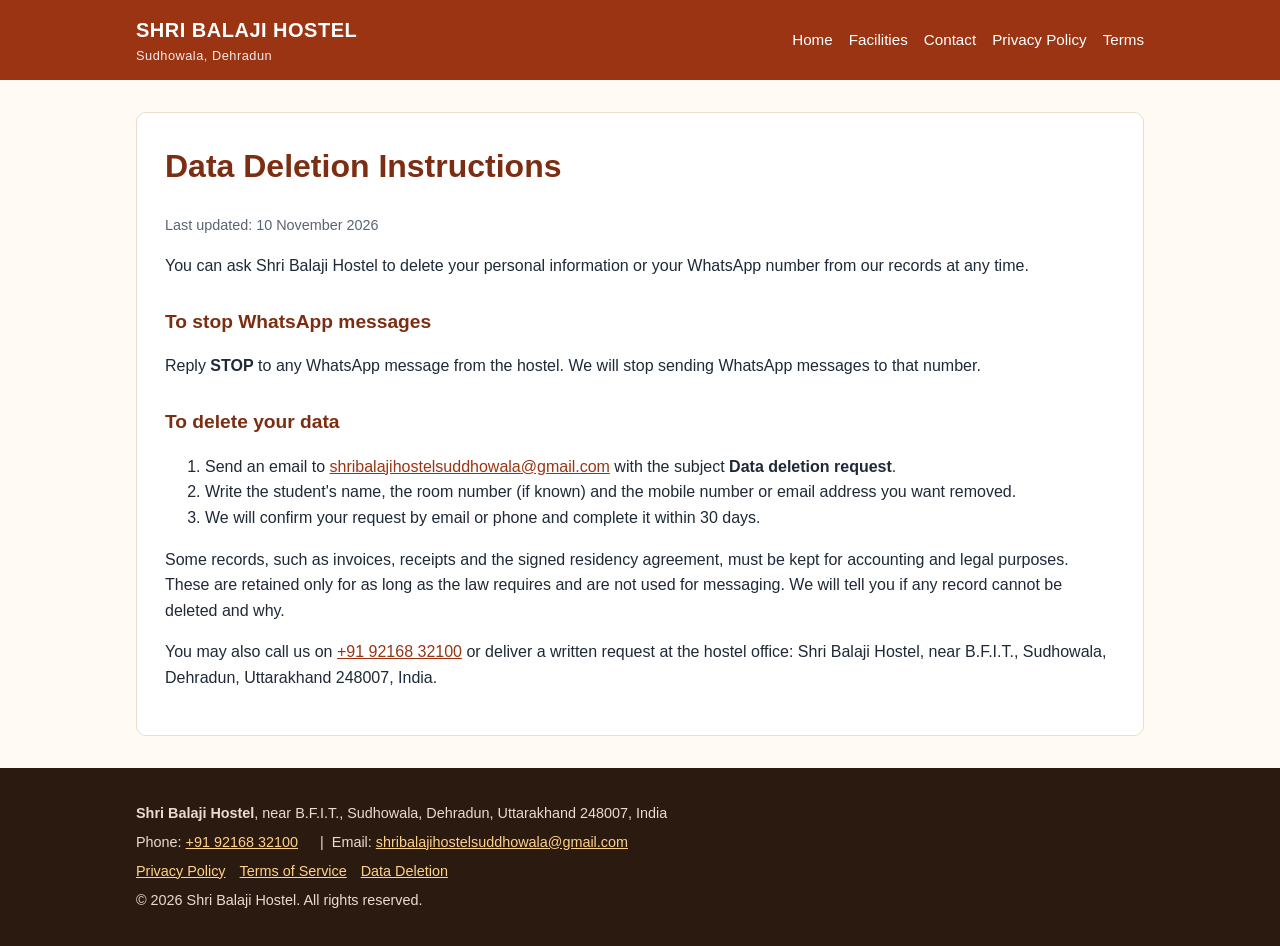
<file: website/data-deletion.html>
<!doctype html>
<html lang="en">
<head>
<meta charset="utf-8">
<meta name="viewport" content="width=device-width, initial-scale=1">
<title>Data Deletion, Shri Balaji Hostel</title>
<meta name="description" content="How to ask Shri Balaji Hostel to delete your personal data or stop WhatsApp messages.">
<link rel="stylesheet" href="style.css">
</head>
<body>
<header><div class="wrap">
<a class="logo" href="index.html">SHRI BALAJI HOSTEL<span>Sudhowala, Dehradun</span></a>
<nav><a href="index.html">Home</a><a href="index.html#facilities">Facilities</a><a href="index.html#contact">Contact</a><a href="privacy-policy.html">Privacy Policy</a><a href="terms.html">Terms</a></nav>
</div></header>

<div class="wrap"><div class="doc">
<h1>Data Deletion Instructions</h1>
<p class="updated">Last updated: 10 November 2026</p>
<p>You can ask Shri Balaji Hostel to delete your personal information or your WhatsApp number from our records at any time.</p>
<h2>To stop WhatsApp messages</h2>
<p>Reply <strong>STOP</strong> to any WhatsApp message from the hostel. We will stop sending WhatsApp messages to that number.</p>
<h2>To delete your data</h2>
<ol>
<li>Send an email to <a href="mailto:shribalajihostelsuddhowala@gmail.com?subject=Data%20deletion%20request">shribalajihostelsuddhowala@gmail.com</a> with the subject <strong>Data deletion request</strong>.</li>
<li>Write the student's name, the room number (if known) and the mobile number or email address you want removed.</li>
<li>We will confirm your request by email or phone and complete it within 30 days.</li>
</ol>
<p>Some records, such as invoices, receipts and the signed residency agreement, must be kept for accounting and legal purposes. These are retained only for as long as the law requires and are not used for messaging. We will tell you if any record cannot be deleted and why.</p>
<p>You may also call us on <a href="tel:+919216832100">+91 92168 32100</a> or deliver a written request at the hostel office: Shri Balaji Hostel, near B.F.I.T., Sudhowala, Dehradun, Uttarakhand 248007, India.</p>
</div></div>

<footer><div class="wrap">
<p><strong>Shri Balaji Hostel</strong>, near B.F.I.T., Sudhowala, Dehradun, Uttarakhand 248007, India</p>
<p>Phone: <a href="tel:+919216832100">+91 92168 32100</a> &nbsp;|&nbsp; Email: <a href="mailto:shribalajihostelsuddhowala@gmail.com">shribalajihostelsuddhowala@gmail.com</a></p>
<p><a href="privacy-policy.html">Privacy Policy</a><a href="terms.html">Terms of Service</a><a href="data-deletion.html">Data Deletion</a></p>
<p>&copy; 2026 Shri Balaji Hostel. All rights reserved.</p>
</div></footer>
</body>
</html>
</file>
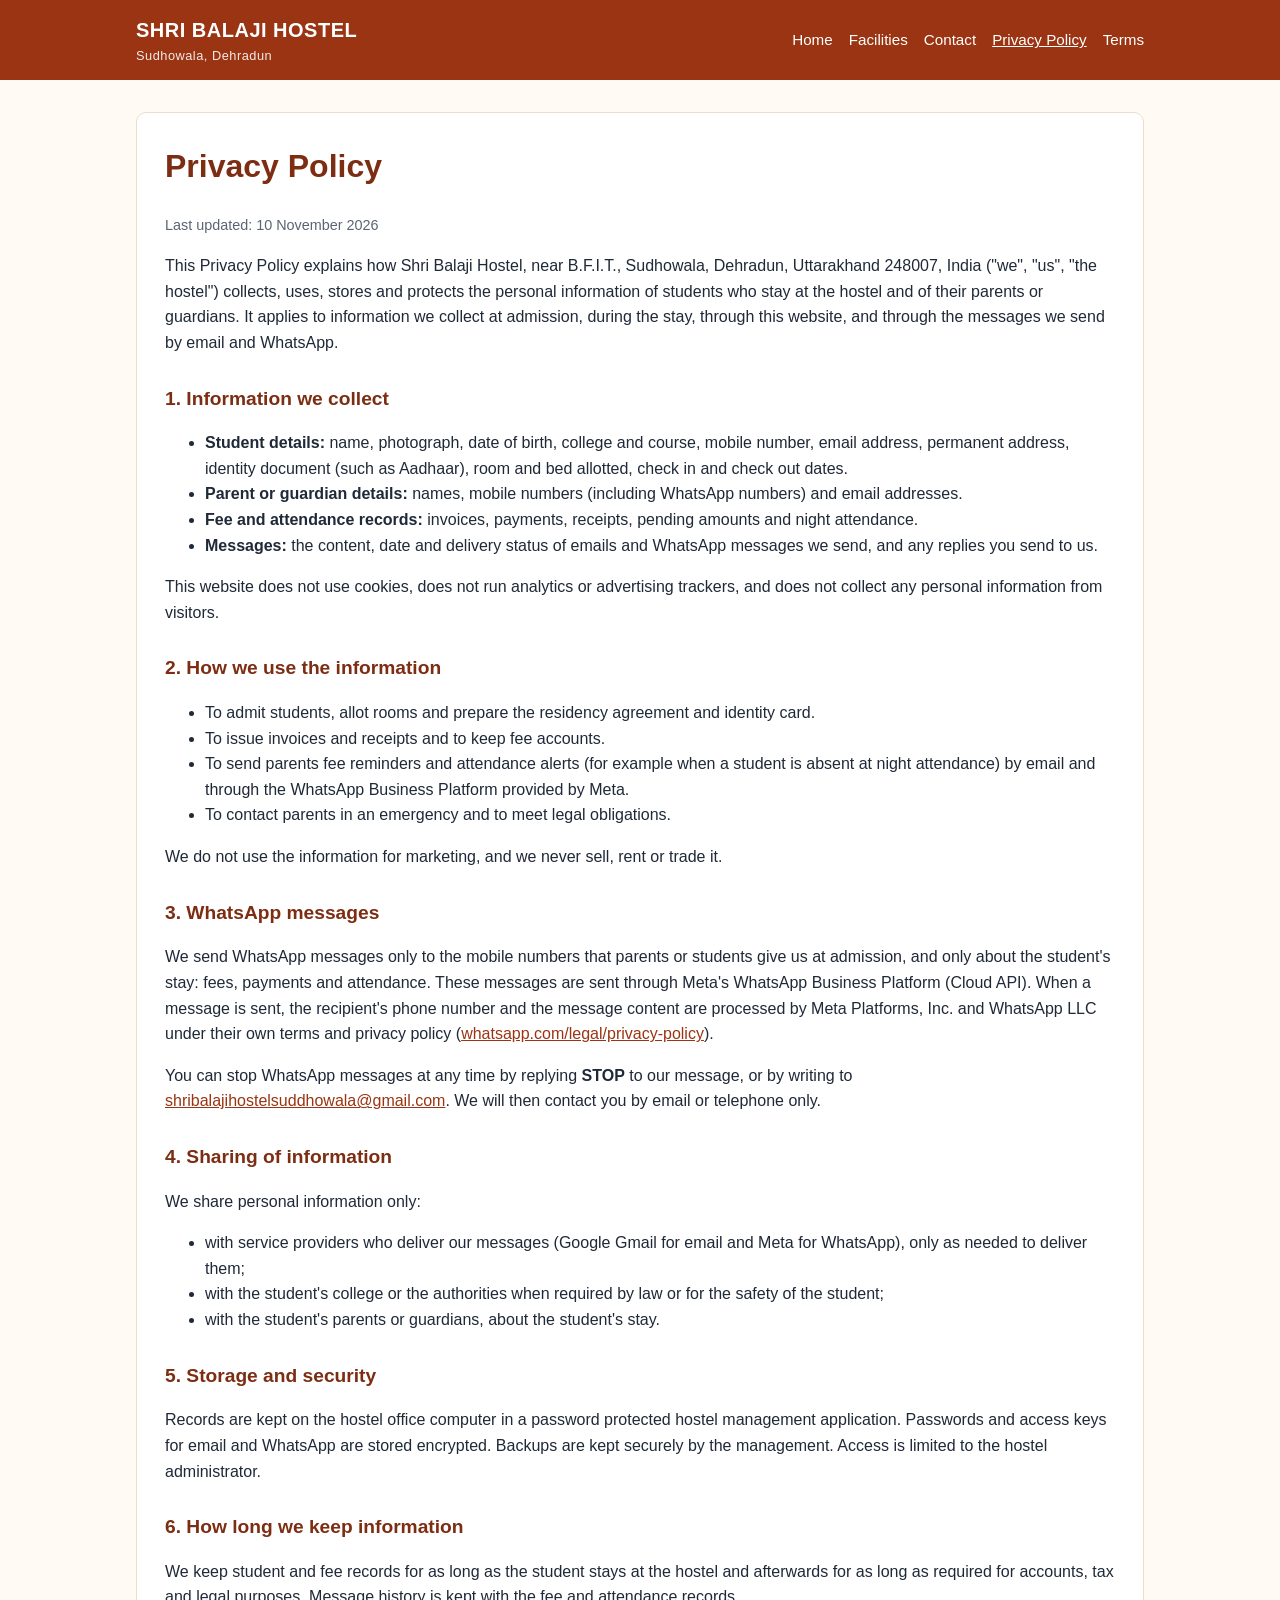
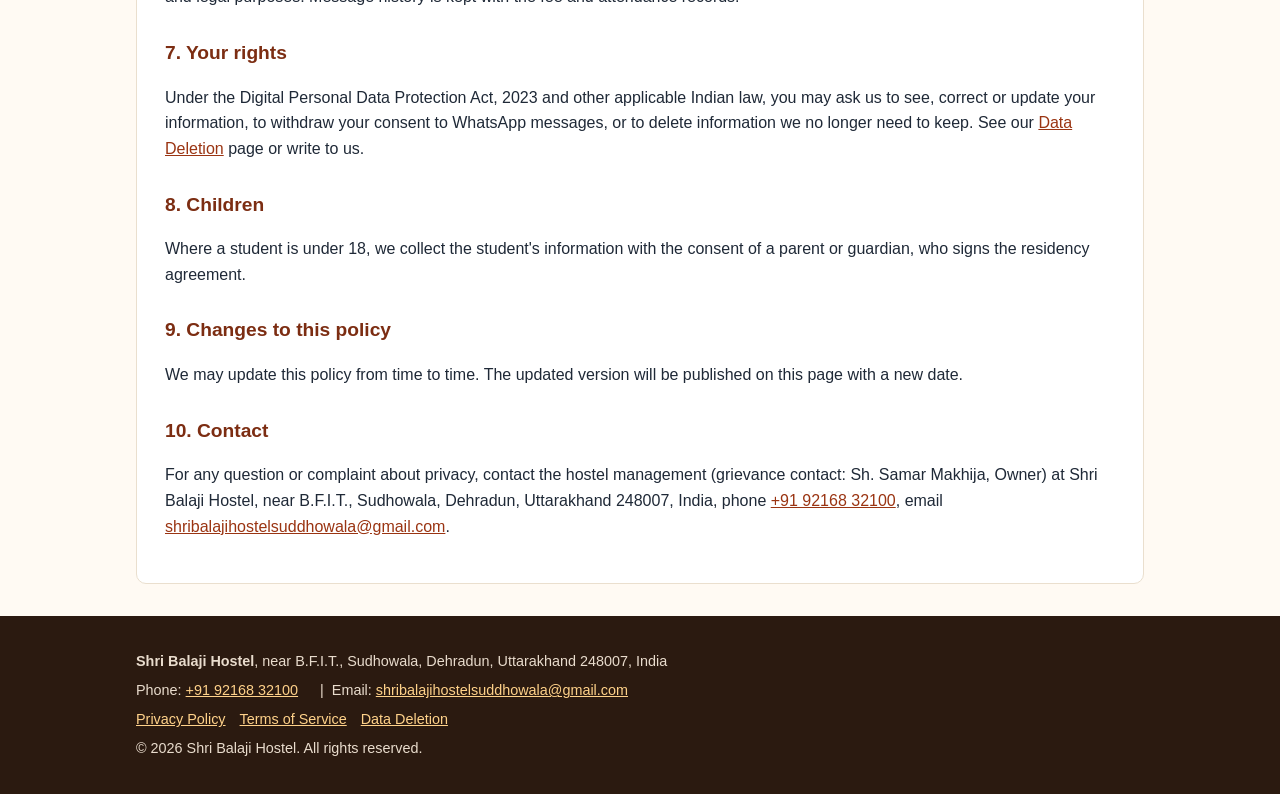
<file: website/privacy-policy.html>
<!doctype html>
<html lang="en">
<head>
<meta charset="utf-8">
<meta name="viewport" content="width=device-width, initial-scale=1">
<title>Privacy Policy, Shri Balaji Hostel</title>
<meta name="description" content="How Shri Balaji Hostel collects, uses and protects personal information, including WhatsApp messages to parents.">
<link rel="stylesheet" href="style.css">
</head>
<body>
<header><div class="wrap">
<a class="logo" href="index.html">SHRI BALAJI HOSTEL<span>Sudhowala, Dehradun</span></a>
<nav><a href="index.html">Home</a><a href="index.html#facilities">Facilities</a><a href="index.html#contact">Contact</a><a href="privacy-policy.html" class="active">Privacy Policy</a><a href="terms.html">Terms</a></nav>
</div></header>

<div class="wrap"><div class="doc">
<h1>Privacy Policy</h1>
<p class="updated">Last updated: 10 November 2026</p>
<p>This Privacy Policy explains how Shri Balaji Hostel, near B.F.I.T., Sudhowala, Dehradun, Uttarakhand 248007, India ("we", "us", "the hostel") collects, uses, stores and protects the personal information of students who stay at the hostel and of their parents or guardians. It applies to information we collect at admission, during the stay, through this website, and through the messages we send by email and WhatsApp.</p>
<h2>1. Information we collect</h2>
<ul>
<li><strong>Student details:</strong> name, photograph, date of birth, college and course, mobile number, email address, permanent address, identity document (such as Aadhaar), room and bed allotted, check in and check out dates.</li>
<li><strong>Parent or guardian details:</strong> names, mobile numbers (including WhatsApp numbers) and email addresses.</li>
<li><strong>Fee and attendance records:</strong> invoices, payments, receipts, pending amounts and night attendance.</li>
<li><strong>Messages:</strong> the content, date and delivery status of emails and WhatsApp messages we send, and any replies you send to us.</li>
</ul>
<p>This website does not use cookies, does not run analytics or advertising trackers, and does not collect any personal information from visitors.</p>
<h2>2. How we use the information</h2>
<ul>
<li>To admit students, allot rooms and prepare the residency agreement and identity card.</li>
<li>To issue invoices and receipts and to keep fee accounts.</li>
<li>To send parents fee reminders and attendance alerts (for example when a student is absent at night attendance) by email and through the WhatsApp Business Platform provided by Meta.</li>
<li>To contact parents in an emergency and to meet legal obligations.</li>
</ul>
<p>We do not use the information for marketing, and we never sell, rent or trade it.</p>
<h2>3. WhatsApp messages</h2>
<p>We send WhatsApp messages only to the mobile numbers that parents or students give us at admission, and only about the student's stay: fees, payments and attendance. These messages are sent through Meta's WhatsApp Business Platform (Cloud API). When a message is sent, the recipient's phone number and the message content are processed by Meta Platforms, Inc. and WhatsApp LLC under their own terms and privacy policy (<a href="https://www.whatsapp.com/legal/privacy-policy" target="_blank" rel="noopener">whatsapp.com/legal/privacy-policy</a>).</p>
<p>You can stop WhatsApp messages at any time by replying <strong>STOP</strong> to our message, or by writing to <a href="mailto:shribalajihostelsuddhowala@gmail.com">shribalajihostelsuddhowala@gmail.com</a>. We will then contact you by email or telephone only.</p>
<h2>4. Sharing of information</h2>
<p>We share personal information only:</p>
<ul>
<li>with service providers who deliver our messages (Google Gmail for email and Meta for WhatsApp), only as needed to deliver them;</li>
<li>with the student's college or the authorities when required by law or for the safety of the student;</li>
<li>with the student's parents or guardians, about the student's stay.</li>
</ul>
<h2>5. Storage and security</h2>
<p>Records are kept on the hostel office computer in a password protected hostel management application. Passwords and access keys for email and WhatsApp are stored encrypted. Backups are kept securely by the management. Access is limited to the hostel administrator.</p>
<h2>6. How long we keep information</h2>
<p>We keep student and fee records for as long as the student stays at the hostel and afterwards for as long as required for accounts, tax and legal purposes. Message history is kept with the fee and attendance records.</p>
<h2>7. Your rights</h2>
<p>Under the Digital Personal Data Protection Act, 2023 and other applicable Indian law, you may ask us to see, correct or update your information, to withdraw your consent to WhatsApp messages, or to delete information we no longer need to keep. See our <a href="data-deletion.html">Data Deletion</a> page or write to us.</p>
<h2>8. Children</h2>
<p>Where a student is under 18, we collect the student's information with the consent of a parent or guardian, who signs the residency agreement.</p>
<h2>9. Changes to this policy</h2>
<p>We may update this policy from time to time. The updated version will be published on this page with a new date.</p>
<h2>10. Contact</h2>
<p>For any question or complaint about privacy, contact the hostel management (grievance contact: Sh. Samar Makhija, Owner) at Shri Balaji Hostel, near B.F.I.T., Sudhowala, Dehradun, Uttarakhand 248007, India, phone <a href="tel:+919216832100">+91 92168 32100</a>, email <a href="mailto:shribalajihostelsuddhowala@gmail.com">shribalajihostelsuddhowala@gmail.com</a>.</p>
</div></div>

<footer><div class="wrap">
<p><strong>Shri Balaji Hostel</strong>, near B.F.I.T., Sudhowala, Dehradun, Uttarakhand 248007, India</p>
<p>Phone: <a href="tel:+919216832100">+91 92168 32100</a> &nbsp;|&nbsp; Email: <a href="mailto:shribalajihostelsuddhowala@gmail.com">shribalajihostelsuddhowala@gmail.com</a></p>
<p><a href="privacy-policy.html">Privacy Policy</a><a href="terms.html">Terms of Service</a><a href="data-deletion.html">Data Deletion</a></p>
<p>&copy; 2026 Shri Balaji Hostel. All rights reserved.</p>
</div></footer>
</body>
</html>
</file>
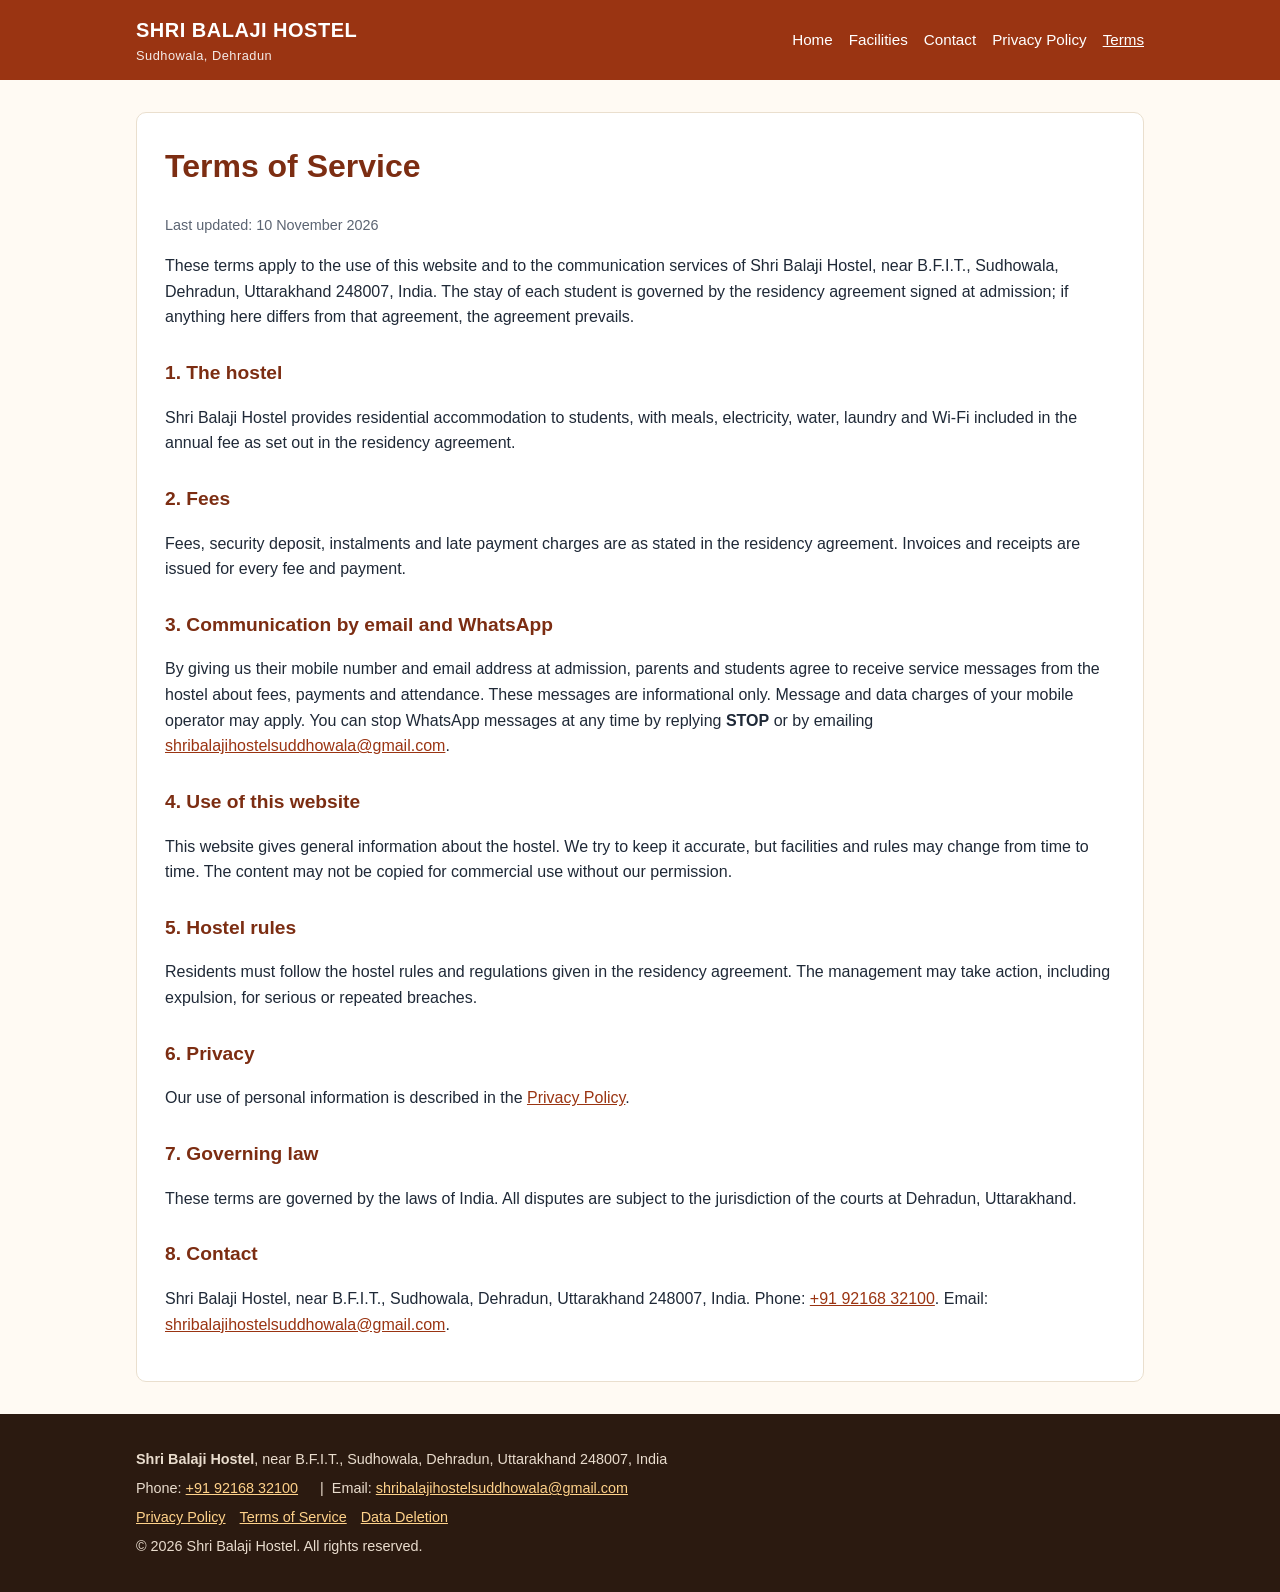
<file: website/terms.html>
<!doctype html>
<html lang="en">
<head>
<meta charset="utf-8">
<meta name="viewport" content="width=device-width, initial-scale=1">
<title>Terms of Service, Shri Balaji Hostel</title>
<meta name="description" content="Terms of service for Shri Balaji Hostel, Sudhowala, Dehradun, including fee and WhatsApp communication terms.">
<link rel="stylesheet" href="style.css">
</head>
<body>
<header><div class="wrap">
<a class="logo" href="index.html">SHRI BALAJI HOSTEL<span>Sudhowala, Dehradun</span></a>
<nav><a href="index.html">Home</a><a href="index.html#facilities">Facilities</a><a href="index.html#contact">Contact</a><a href="privacy-policy.html">Privacy Policy</a><a href="terms.html" class="active">Terms</a></nav>
</div></header>

<div class="wrap"><div class="doc">
<h1>Terms of Service</h1>
<p class="updated">Last updated: 10 November 2026</p>
<p>These terms apply to the use of this website and to the communication services of Shri Balaji Hostel, near B.F.I.T., Sudhowala, Dehradun, Uttarakhand 248007, India. The stay of each student is governed by the residency agreement signed at admission; if anything here differs from that agreement, the agreement prevails.</p>
<h2>1. The hostel</h2>
<p>Shri Balaji Hostel provides residential accommodation to students, with meals, electricity, water, laundry and Wi-Fi included in the annual fee as set out in the residency agreement.</p>
<h2>2. Fees</h2>
<p>Fees, security deposit, instalments and late payment charges are as stated in the residency agreement. Invoices and receipts are issued for every fee and payment.</p>
<h2>3. Communication by email and WhatsApp</h2>
<p>By giving us their mobile number and email address at admission, parents and students agree to receive service messages from the hostel about fees, payments and attendance. These messages are informational only. Message and data charges of your mobile operator may apply. You can stop WhatsApp messages at any time by replying <strong>STOP</strong> or by emailing <a href="mailto:shribalajihostelsuddhowala@gmail.com">shribalajihostelsuddhowala@gmail.com</a>.</p>
<h2>4. Use of this website</h2>
<p>This website gives general information about the hostel. We try to keep it accurate, but facilities and rules may change from time to time. The content may not be copied for commercial use without our permission.</p>
<h2>5. Hostel rules</h2>
<p>Residents must follow the hostel rules and regulations given in the residency agreement. The management may take action, including expulsion, for serious or repeated breaches.</p>
<h2>6. Privacy</h2>
<p>Our use of personal information is described in the <a href="privacy-policy.html">Privacy Policy</a>.</p>
<h2>7. Governing law</h2>
<p>These terms are governed by the laws of India. All disputes are subject to the jurisdiction of the courts at Dehradun, Uttarakhand.</p>
<h2>8. Contact</h2>
<p>Shri Balaji Hostel, near B.F.I.T., Sudhowala, Dehradun, Uttarakhand 248007, India. Phone: <a href="tel:+919216832100">+91 92168 32100</a>. Email: <a href="mailto:shribalajihostelsuddhowala@gmail.com">shribalajihostelsuddhowala@gmail.com</a>.</p>
</div></div>

<footer><div class="wrap">
<p><strong>Shri Balaji Hostel</strong>, near B.F.I.T., Sudhowala, Dehradun, Uttarakhand 248007, India</p>
<p>Phone: <a href="tel:+919216832100">+91 92168 32100</a> &nbsp;|&nbsp; Email: <a href="mailto:shribalajihostelsuddhowala@gmail.com">shribalajihostelsuddhowala@gmail.com</a></p>
<p><a href="privacy-policy.html">Privacy Policy</a><a href="terms.html">Terms of Service</a><a href="data-deletion.html">Data Deletion</a></p>
<p>&copy; 2026 Shri Balaji Hostel. All rights reserved.</p>
</div></footer>
</body>
</html>
</file>
<file: website/style.css>
:root{--ink:#1f2937;--muted:#5b6472;--brand:#9a3412;--brand-dark:#7c2d12;--accent:#f59e0b;--bg:#fffaf3;--card:#ffffff;--line:#eadfce}
*{box-sizing:border-box}
body{margin:0;font-family:"Segoe UI",Roboto,Arial,sans-serif;color:var(--ink);background:var(--bg);line-height:1.6}
a{color:var(--brand)}
.wrap{max-width:1040px;margin:0 auto;padding:0 16px}
header{background:var(--brand);color:#fff}
header .wrap{display:flex;flex-wrap:wrap;align-items:center;justify-content:space-between;gap:8px;padding-top:14px;padding-bottom:14px}
.logo{font-weight:700;font-size:1.25rem;color:#fff;text-decoration:none;letter-spacing:.5px}
.logo span{display:block;font-size:.8rem;font-weight:400;opacity:.9}
nav a{color:#fff;text-decoration:none;margin-left:16px;font-size:.95rem}
nav a:hover,nav a.active{text-decoration:underline}
.hero{background:linear-gradient(135deg,var(--brand-dark),var(--brand));color:#fff;padding:56px 0 64px}
.hero h1{font-size:2.2rem;margin:0 0 8px}
.hero p{font-size:1.1rem;max-width:640px;margin:0 0 20px;opacity:.95}
.btn{display:inline-block;background:var(--accent);color:#1f2937;font-weight:600;padding:10px 20px;border-radius:6px;text-decoration:none}
section{padding:44px 0}
h2{color:var(--brand-dark);margin-top:0}
.grid{display:grid;grid-template-columns:repeat(auto-fit,minmax(220px,1fr));gap:16px}
.card{background:var(--card);border:1px solid var(--line);border-radius:10px;padding:18px}
.card h3{margin:0 0 6px;font-size:1.05rem}
.card p{margin:0;color:var(--muted);font-size:.95rem}
.alt{background:#fff;border-top:1px solid var(--line);border-bottom:1px solid var(--line)}
ul.rules{columns:2;column-gap:32px;padding-left:20px}
ul.rules li{break-inside:avoid;margin-bottom:6px}
.contact dt{font-weight:600;margin-top:10px}
.contact dd{margin:0}
.doc{background:#fff;border:1px solid var(--line);border-radius:10px;padding:28px;margin:32px auto}
.doc h1{color:var(--brand-dark);margin-top:0}
.doc h2{font-size:1.2rem;margin-top:28px}
.updated{color:var(--muted);font-size:.9rem}
footer{background:#2b1a10;color:#e9dccd;padding:28px 0;font-size:.9rem}
footer a{color:#ffd28a;margin-right:14px}
footer p{margin:6px 0}
@media (max-width:640px){.hero h1{font-size:1.7rem}ul.rules{columns:1}nav a{margin:0 14px 0 0}.doc{padding:18px}}
</file>
